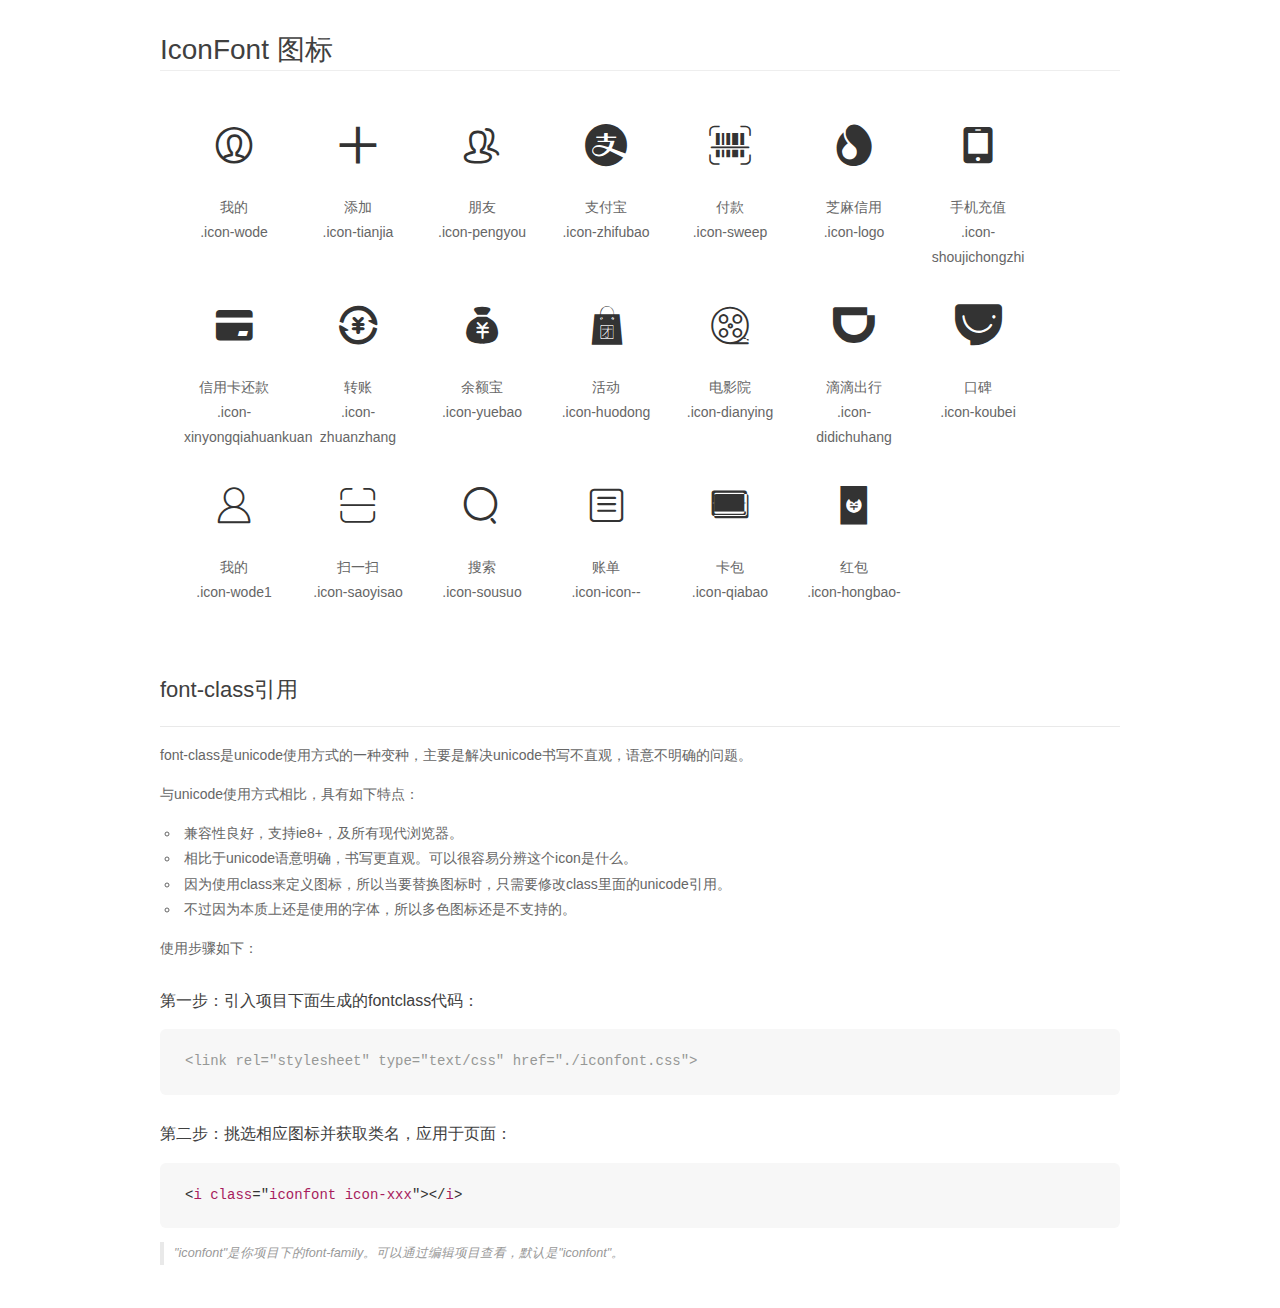
<file: src/font/demo_fontclass.html>
<!DOCTYPE html>
<html>
<head>
    <meta charset="utf-8"/>
    <title>IconFont</title>
    <link rel="stylesheet" href="demo.css">
    <link rel="stylesheet" href="iconfont.css">
</head>
<body>
    <div class="main markdown">
        <h1>IconFont 图标</h1>
        <ul class="icon_lists clear">
            
                <li>
                <i class="icon iconfont icon-wode"></i>
                    <div class="name">我的</div>
                    <div class="fontclass">.icon-wode</div>
                </li>
            
                <li>
                <i class="icon iconfont icon-tianjia"></i>
                    <div class="name">添加</div>
                    <div class="fontclass">.icon-tianjia</div>
                </li>
            
                <li>
                <i class="icon iconfont icon-pengyou"></i>
                    <div class="name">朋友</div>
                    <div class="fontclass">.icon-pengyou</div>
                </li>
            
                <li>
                <i class="icon iconfont icon-zhifubao"></i>
                    <div class="name">支付宝</div>
                    <div class="fontclass">.icon-zhifubao</div>
                </li>
            
                <li>
                <i class="icon iconfont icon-sweep"></i>
                    <div class="name">付款</div>
                    <div class="fontclass">.icon-sweep</div>
                </li>
            
                <li>
                <i class="icon iconfont icon-logo"></i>
                    <div class="name">芝麻信用</div>
                    <div class="fontclass">.icon-logo</div>
                </li>
            
                <li>
                <i class="icon iconfont icon-shoujichongzhi"></i>
                    <div class="name">手机充值</div>
                    <div class="fontclass">.icon-shoujichongzhi</div>
                </li>
            
                <li>
                <i class="icon iconfont icon-xinyongqiahuankuan"></i>
                    <div class="name">信用卡还款</div>
                    <div class="fontclass">.icon-xinyongqiahuankuan</div>
                </li>
            
                <li>
                <i class="icon iconfont icon-zhuanzhang"></i>
                    <div class="name">转账</div>
                    <div class="fontclass">.icon-zhuanzhang</div>
                </li>
            
                <li>
                <i class="icon iconfont icon-yuebao"></i>
                    <div class="name">余额宝</div>
                    <div class="fontclass">.icon-yuebao</div>
                </li>
            
                <li>
                <i class="icon iconfont icon-huodong"></i>
                    <div class="name">活动</div>
                    <div class="fontclass">.icon-huodong</div>
                </li>
            
                <li>
                <i class="icon iconfont icon-dianying"></i>
                    <div class="name">电影院</div>
                    <div class="fontclass">.icon-dianying</div>
                </li>
            
                <li>
                <i class="icon iconfont icon-didichuhang"></i>
                    <div class="name">滴滴出行</div>
                    <div class="fontclass">.icon-didichuhang</div>
                </li>
            
                <li>
                <i class="icon iconfont icon-koubei"></i>
                    <div class="name">口碑</div>
                    <div class="fontclass">.icon-koubei</div>
                </li>
            
                <li>
                <i class="icon iconfont icon-wode1"></i>
                    <div class="name">我的</div>
                    <div class="fontclass">.icon-wode1</div>
                </li>
            
                <li>
                <i class="icon iconfont icon-saoyisao"></i>
                    <div class="name">扫一扫</div>
                    <div class="fontclass">.icon-saoyisao</div>
                </li>
            
                <li>
                <i class="icon iconfont icon-sousuo"></i>
                    <div class="name">搜索</div>
                    <div class="fontclass">.icon-sousuo</div>
                </li>
            
                <li>
                <i class="icon iconfont icon-icon--"></i>
                    <div class="name">账单</div>
                    <div class="fontclass">.icon-icon--</div>
                </li>
            
                <li>
                <i class="icon iconfont icon-qiabao"></i>
                    <div class="name">卡包</div>
                    <div class="fontclass">.icon-qiabao</div>
                </li>
            
                <li>
                <i class="icon iconfont icon-hongbao-"></i>
                    <div class="name">红包</div>
                    <div class="fontclass">.icon-hongbao-</div>
                </li>
            
        </ul>

        <h2 id="font-class-">font-class引用</h2>
        <hr>

        <p>font-class是unicode使用方式的一种变种，主要是解决unicode书写不直观，语意不明确的问题。</p>
        <p>与unicode使用方式相比，具有如下特点：</p>
        <ul>
        <li>兼容性良好，支持ie8+，及所有现代浏览器。</li>
        <li>相比于unicode语意明确，书写更直观。可以很容易分辨这个icon是什么。</li>
        <li>因为使用class来定义图标，所以当要替换图标时，只需要修改class里面的unicode引用。</li>
        <li>不过因为本质上还是使用的字体，所以多色图标还是不支持的。</li>
        </ul>
        <p>使用步骤如下：</p>
        <h3 id="-fontclass-">第一步：引入项目下面生成的fontclass代码：</h3>


        <pre><code class="lang-js hljs javascript"><span class="hljs-comment">&lt;link rel="stylesheet" type="text/css" href="./iconfont.css"&gt;</span></code></pre>
        <h3 id="-">第二步：挑选相应图标并获取类名，应用于页面：</h3>
        <pre><code class="lang-css hljs">&lt;<span class="hljs-selector-tag">i</span> <span class="hljs-selector-tag">class</span>="<span class="hljs-selector-tag">iconfont</span> <span class="hljs-selector-tag">icon-xxx</span>"&gt;&lt;/<span class="hljs-selector-tag">i</span>&gt;</code></pre>
        <blockquote>
        <p>"iconfont"是你项目下的font-family。可以通过编辑项目查看，默认是"iconfont"。</p>
        </blockquote>
    </div>
</body>
</html>
</file>
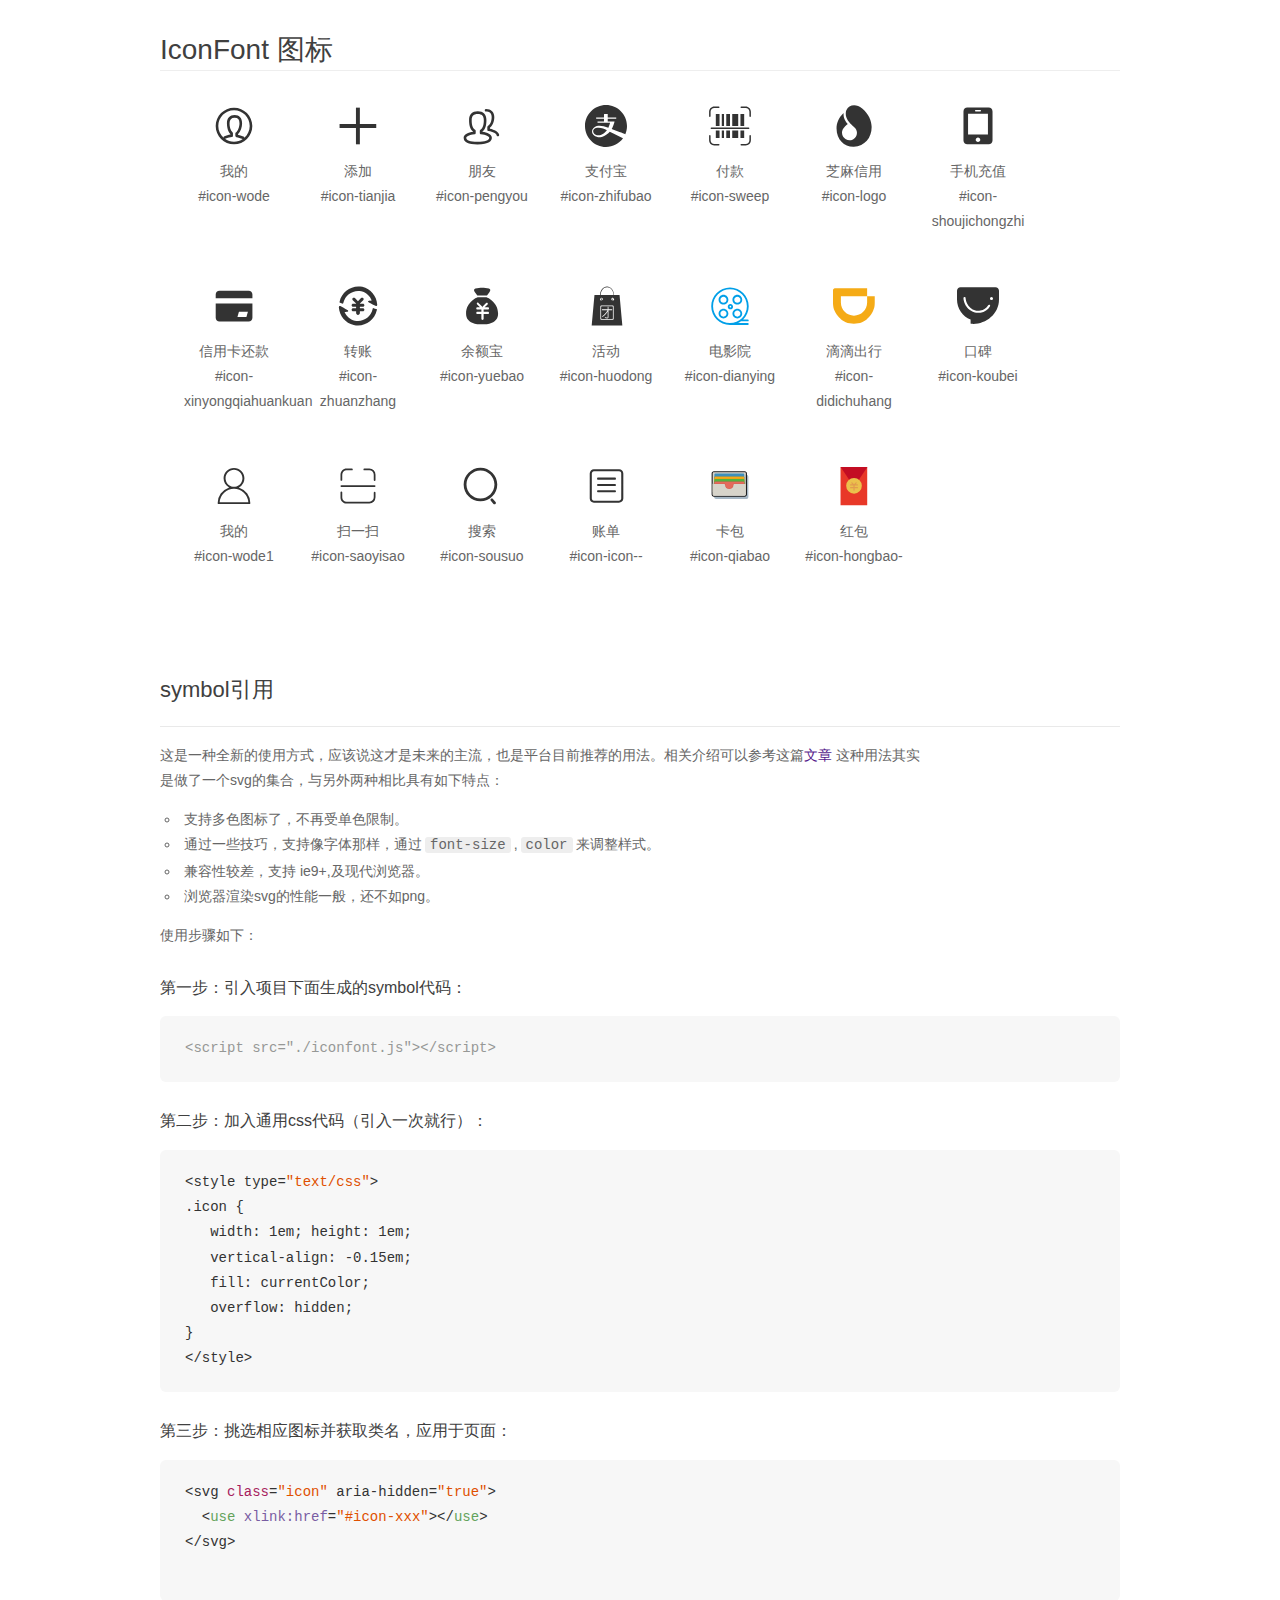
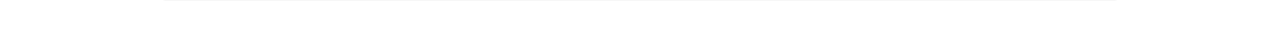
<file: src/font/demo_symbol.html>
<!DOCTYPE html>
<html>
<head>
    <meta charset="utf-8"/>
    <title>IconFont</title>
    <link rel="stylesheet" href="demo.css">
    <script src="iconfont.js"></script>

    <style type="text/css">
        .icon {
          /* 通过设置 font-size 来改变图标大小 */
          width: 1em; height: 1em;
          /* 图标和文字相邻时，垂直对齐 */
          vertical-align: -0.15em;
          /* 通过设置 color 来改变 SVG 的颜色/fill */
          fill: currentColor;
          /* path 和 stroke 溢出 viewBox 部分在 IE 下会显示
             normalize.css 中也包含这行 */
          overflow: hidden;
        }

    </style>
</head>
<body>
    <div class="main markdown">
        <h1>IconFont 图标</h1>
        <ul class="icon_lists clear">
            
                <li>
                    <svg class="icon" aria-hidden="true">
                        <use xlink:href="#icon-wode"></use>
                    </svg>
                    <div class="name">我的</div>
                    <div class="fontclass">#icon-wode</div>
                </li>
            
                <li>
                    <svg class="icon" aria-hidden="true">
                        <use xlink:href="#icon-tianjia"></use>
                    </svg>
                    <div class="name">添加</div>
                    <div class="fontclass">#icon-tianjia</div>
                </li>
            
                <li>
                    <svg class="icon" aria-hidden="true">
                        <use xlink:href="#icon-pengyou"></use>
                    </svg>
                    <div class="name">朋友</div>
                    <div class="fontclass">#icon-pengyou</div>
                </li>
            
                <li>
                    <svg class="icon" aria-hidden="true">
                        <use xlink:href="#icon-zhifubao"></use>
                    </svg>
                    <div class="name">支付宝</div>
                    <div class="fontclass">#icon-zhifubao</div>
                </li>
            
                <li>
                    <svg class="icon" aria-hidden="true">
                        <use xlink:href="#icon-sweep"></use>
                    </svg>
                    <div class="name">付款</div>
                    <div class="fontclass">#icon-sweep</div>
                </li>
            
                <li>
                    <svg class="icon" aria-hidden="true">
                        <use xlink:href="#icon-logo"></use>
                    </svg>
                    <div class="name">芝麻信用</div>
                    <div class="fontclass">#icon-logo</div>
                </li>
            
                <li>
                    <svg class="icon" aria-hidden="true">
                        <use xlink:href="#icon-shoujichongzhi"></use>
                    </svg>
                    <div class="name">手机充值</div>
                    <div class="fontclass">#icon-shoujichongzhi</div>
                </li>
            
                <li>
                    <svg class="icon" aria-hidden="true">
                        <use xlink:href="#icon-xinyongqiahuankuan"></use>
                    </svg>
                    <div class="name">信用卡还款</div>
                    <div class="fontclass">#icon-xinyongqiahuankuan</div>
                </li>
            
                <li>
                    <svg class="icon" aria-hidden="true">
                        <use xlink:href="#icon-zhuanzhang"></use>
                    </svg>
                    <div class="name">转账</div>
                    <div class="fontclass">#icon-zhuanzhang</div>
                </li>
            
                <li>
                    <svg class="icon" aria-hidden="true">
                        <use xlink:href="#icon-yuebao"></use>
                    </svg>
                    <div class="name">余额宝</div>
                    <div class="fontclass">#icon-yuebao</div>
                </li>
            
                <li>
                    <svg class="icon" aria-hidden="true">
                        <use xlink:href="#icon-huodong"></use>
                    </svg>
                    <div class="name">活动</div>
                    <div class="fontclass">#icon-huodong</div>
                </li>
            
                <li>
                    <svg class="icon" aria-hidden="true">
                        <use xlink:href="#icon-dianying"></use>
                    </svg>
                    <div class="name">电影院</div>
                    <div class="fontclass">#icon-dianying</div>
                </li>
            
                <li>
                    <svg class="icon" aria-hidden="true">
                        <use xlink:href="#icon-didichuhang"></use>
                    </svg>
                    <div class="name">滴滴出行</div>
                    <div class="fontclass">#icon-didichuhang</div>
                </li>
            
                <li>
                    <svg class="icon" aria-hidden="true">
                        <use xlink:href="#icon-koubei"></use>
                    </svg>
                    <div class="name">口碑</div>
                    <div class="fontclass">#icon-koubei</div>
                </li>
            
                <li>
                    <svg class="icon" aria-hidden="true">
                        <use xlink:href="#icon-wode1"></use>
                    </svg>
                    <div class="name">我的</div>
                    <div class="fontclass">#icon-wode1</div>
                </li>
            
                <li>
                    <svg class="icon" aria-hidden="true">
                        <use xlink:href="#icon-saoyisao"></use>
                    </svg>
                    <div class="name">扫一扫</div>
                    <div class="fontclass">#icon-saoyisao</div>
                </li>
            
                <li>
                    <svg class="icon" aria-hidden="true">
                        <use xlink:href="#icon-sousuo"></use>
                    </svg>
                    <div class="name">搜索</div>
                    <div class="fontclass">#icon-sousuo</div>
                </li>
            
                <li>
                    <svg class="icon" aria-hidden="true">
                        <use xlink:href="#icon-icon--"></use>
                    </svg>
                    <div class="name">账单</div>
                    <div class="fontclass">#icon-icon--</div>
                </li>
            
                <li>
                    <svg class="icon" aria-hidden="true">
                        <use xlink:href="#icon-qiabao"></use>
                    </svg>
                    <div class="name">卡包</div>
                    <div class="fontclass">#icon-qiabao</div>
                </li>
            
                <li>
                    <svg class="icon" aria-hidden="true">
                        <use xlink:href="#icon-hongbao-"></use>
                    </svg>
                    <div class="name">红包</div>
                    <div class="fontclass">#icon-hongbao-</div>
                </li>
            
        </ul>


        <h2 id="symbol-">symbol引用</h2>
        <hr>

        <p>这是一种全新的使用方式，应该说这才是未来的主流，也是平台目前推荐的用法。相关介绍可以参考这篇<a href="">文章</a>
        这种用法其实是做了一个svg的集合，与另外两种相比具有如下特点：</p>
        <ul>
          <li>支持多色图标了，不再受单色限制。</li>
          <li>通过一些技巧，支持像字体那样，通过<code>font-size</code>,<code>color</code>来调整样式。</li>
          <li>兼容性较差，支持 ie9+,及现代浏览器。</li>
          <li>浏览器渲染svg的性能一般，还不如png。</li>
        </ul>
        <p>使用步骤如下：</p>
        <h3 id="-symbol-">第一步：引入项目下面生成的symbol代码：</h3>
        <pre><code class="lang-js hljs javascript"><span class="hljs-comment">&lt;script src="./iconfont.js"&gt;&lt;/script&gt;</span></code></pre>
        <h3 id="-css-">第二步：加入通用css代码（引入一次就行）：</h3>
        <pre><code class="lang-js hljs javascript">&lt;style type=<span class="hljs-string">"text/css"</span>&gt;
.icon {
   width: <span class="hljs-number">1</span>em; height: <span class="hljs-number">1</span>em;
   vertical-align: <span class="hljs-number">-0.15</span>em;
   fill: currentColor;
   overflow: hidden;
}
&lt;<span class="hljs-regexp">/style&gt;</span></code></pre>
        <h3 id="-">第三步：挑选相应图标并获取类名，应用于页面：</h3>
        <pre><code class="lang-js hljs javascript">&lt;svg <span class="hljs-class"><span class="hljs-keyword">class</span></span>=<span class="hljs-string">"icon"</span> aria-hidden=<span class="hljs-string">"true"</span>&gt;<span class="xml"><span class="hljs-tag">
  &lt;<span class="hljs-name">use</span> <span class="hljs-attr">xlink:href</span>=<span class="hljs-string">"#icon-xxx"</span>&gt;</span><span class="hljs-tag">&lt;/<span class="hljs-name">use</span>&gt;</span>
</span>&lt;<span class="hljs-regexp">/svg&gt;
        </span></code></pre>
    </div>
</body>
</html>
</file>
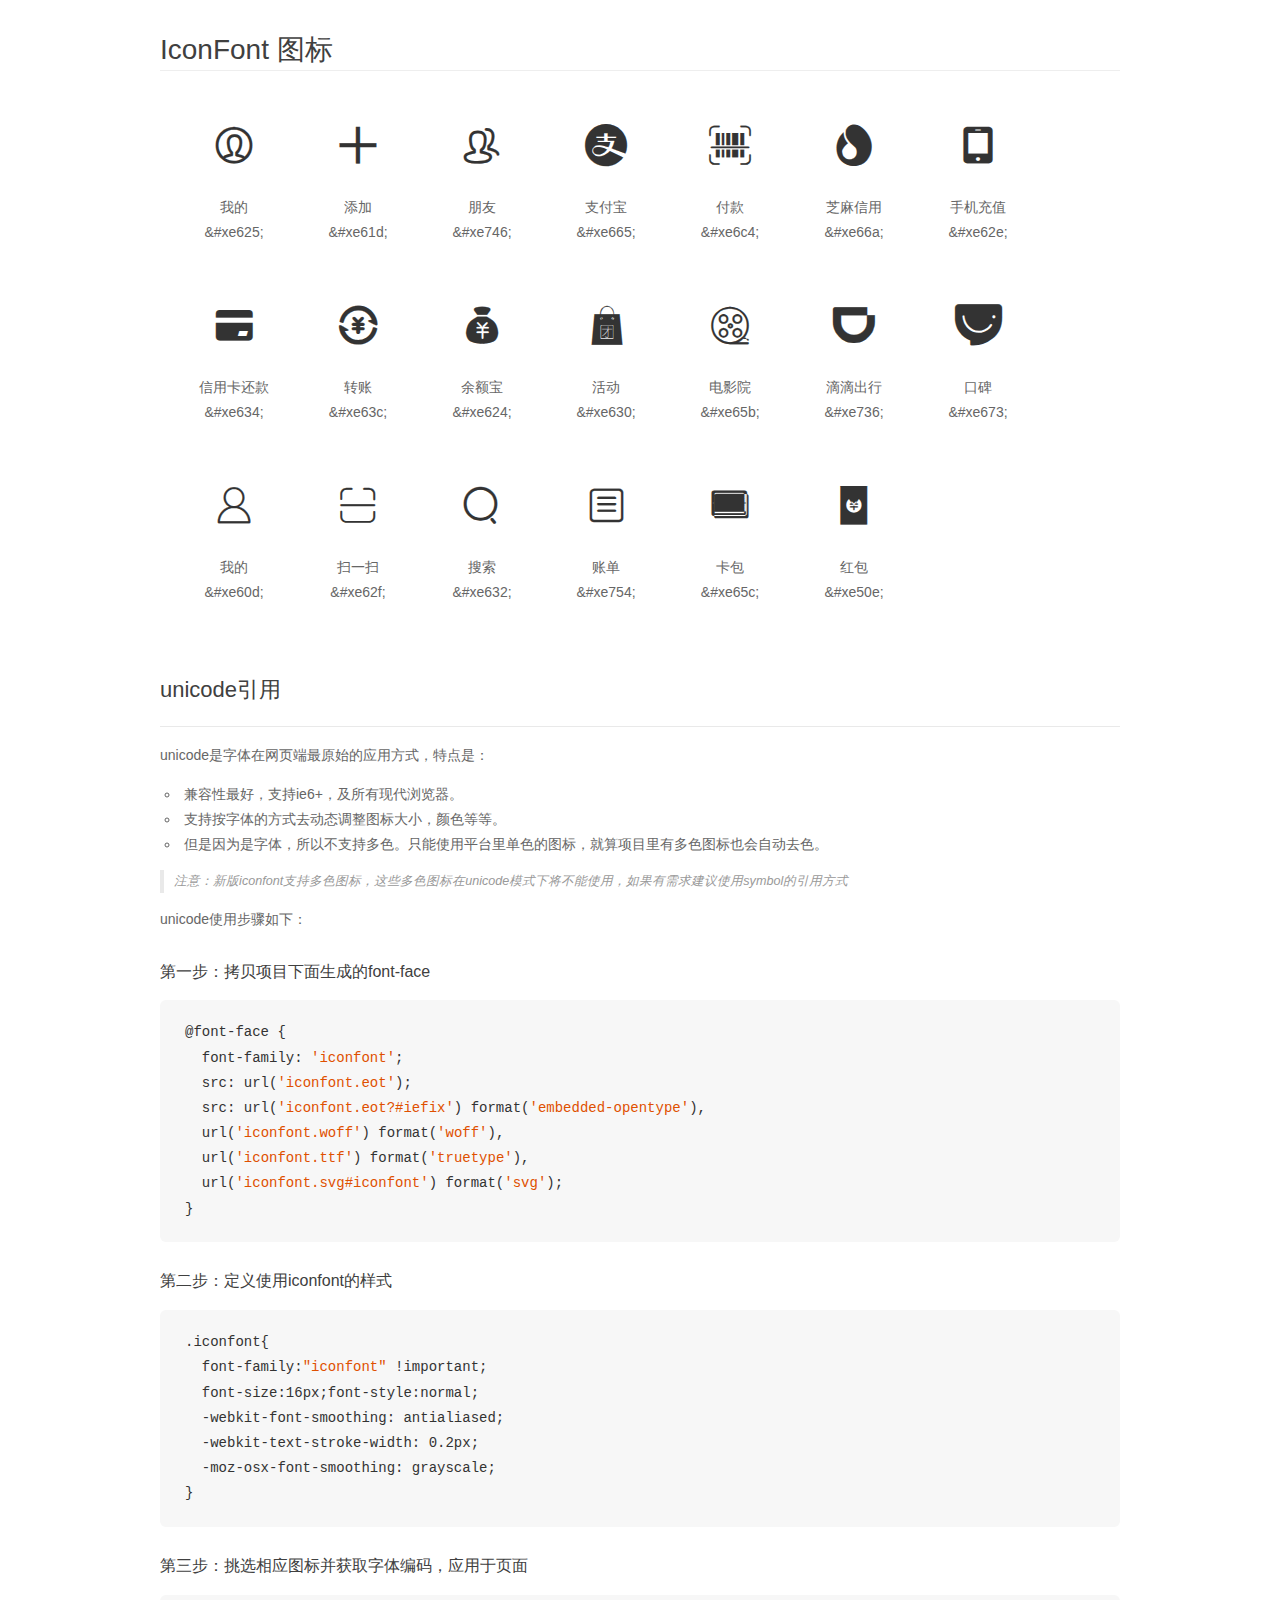
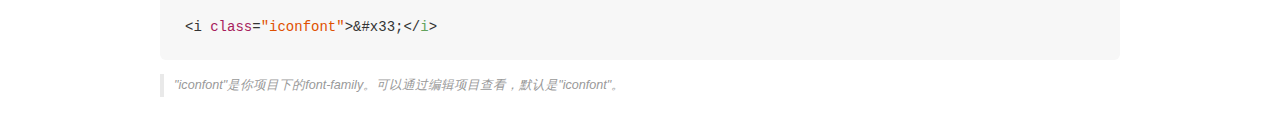
<file: src/font/demo_unicode.html>
<!DOCTYPE html>
<html>
<head>
    <meta charset="utf-8"/>
    <title>IconFont</title>
    <link rel="stylesheet" href="demo.css">

    <style type="text/css">

        @font-face {font-family: "iconfont";
          src: url('iconfont.eot'); /* IE9*/
          src: url('iconfont.eot#iefix') format('embedded-opentype'), /* IE6-IE8 */
          url('iconfont.woff') format('woff'), /* chrome, firefox */
          url('iconfont.ttf') format('truetype'), /* chrome, firefox, opera, Safari, Android, iOS 4.2+*/
          url('iconfont.svg#iconfont') format('svg'); /* iOS 4.1- */
        }

        .iconfont {
          font-family:"iconfont" !important;
          font-size:16px;
          font-style:normal;
          -webkit-font-smoothing: antialiased;
          -webkit-text-stroke-width: 0.2px;
          -moz-osx-font-smoothing: grayscale;
        }

    </style>
</head>
<body>
    <div class="main markdown">
        <h1>IconFont 图标</h1>
        <ul class="icon_lists clear">
            
                <li>
                <i class="icon iconfont">&#xe625;</i>
                    <div class="name">我的</div>
                    <div class="code">&amp;#xe625;</div>
                </li>
            
                <li>
                <i class="icon iconfont">&#xe61d;</i>
                    <div class="name">添加</div>
                    <div class="code">&amp;#xe61d;</div>
                </li>
            
                <li>
                <i class="icon iconfont">&#xe746;</i>
                    <div class="name">朋友</div>
                    <div class="code">&amp;#xe746;</div>
                </li>
            
                <li>
                <i class="icon iconfont">&#xe665;</i>
                    <div class="name">支付宝</div>
                    <div class="code">&amp;#xe665;</div>
                </li>
            
                <li>
                <i class="icon iconfont">&#xe6c4;</i>
                    <div class="name">付款</div>
                    <div class="code">&amp;#xe6c4;</div>
                </li>
            
                <li>
                <i class="icon iconfont">&#xe66a;</i>
                    <div class="name">芝麻信用</div>
                    <div class="code">&amp;#xe66a;</div>
                </li>
            
                <li>
                <i class="icon iconfont">&#xe62e;</i>
                    <div class="name">手机充值</div>
                    <div class="code">&amp;#xe62e;</div>
                </li>
            
                <li>
                <i class="icon iconfont">&#xe634;</i>
                    <div class="name">信用卡还款</div>
                    <div class="code">&amp;#xe634;</div>
                </li>
            
                <li>
                <i class="icon iconfont">&#xe63c;</i>
                    <div class="name">转账</div>
                    <div class="code">&amp;#xe63c;</div>
                </li>
            
                <li>
                <i class="icon iconfont">&#xe624;</i>
                    <div class="name">余额宝</div>
                    <div class="code">&amp;#xe624;</div>
                </li>
            
                <li>
                <i class="icon iconfont">&#xe630;</i>
                    <div class="name">活动</div>
                    <div class="code">&amp;#xe630;</div>
                </li>
            
                <li>
                <i class="icon iconfont">&#xe65b;</i>
                    <div class="name">电影院</div>
                    <div class="code">&amp;#xe65b;</div>
                </li>
            
                <li>
                <i class="icon iconfont">&#xe736;</i>
                    <div class="name">滴滴出行</div>
                    <div class="code">&amp;#xe736;</div>
                </li>
            
                <li>
                <i class="icon iconfont">&#xe673;</i>
                    <div class="name">口碑</div>
                    <div class="code">&amp;#xe673;</div>
                </li>
            
                <li>
                <i class="icon iconfont">&#xe60d;</i>
                    <div class="name">我的</div>
                    <div class="code">&amp;#xe60d;</div>
                </li>
            
                <li>
                <i class="icon iconfont">&#xe62f;</i>
                    <div class="name">扫一扫</div>
                    <div class="code">&amp;#xe62f;</div>
                </li>
            
                <li>
                <i class="icon iconfont">&#xe632;</i>
                    <div class="name">搜索</div>
                    <div class="code">&amp;#xe632;</div>
                </li>
            
                <li>
                <i class="icon iconfont">&#xe754;</i>
                    <div class="name">账单</div>
                    <div class="code">&amp;#xe754;</div>
                </li>
            
                <li>
                <i class="icon iconfont">&#xe65c;</i>
                    <div class="name">卡包</div>
                    <div class="code">&amp;#xe65c;</div>
                </li>
            
                <li>
                <i class="icon iconfont">&#xe50e;</i>
                    <div class="name">红包</div>
                    <div class="code">&amp;#xe50e;</div>
                </li>
            
        </ul>
        <h2 id="unicode-">unicode引用</h2>
        <hr>

        <p>unicode是字体在网页端最原始的应用方式，特点是：</p>
        <ul>
        <li>兼容性最好，支持ie6+，及所有现代浏览器。</li>
        <li>支持按字体的方式去动态调整图标大小，颜色等等。</li>
        <li>但是因为是字体，所以不支持多色。只能使用平台里单色的图标，就算项目里有多色图标也会自动去色。</li>
        </ul>
        <blockquote>
        <p>注意：新版iconfont支持多色图标，这些多色图标在unicode模式下将不能使用，如果有需求建议使用symbol的引用方式</p>
        </blockquote>
        <p>unicode使用步骤如下：</p>
        <h3 id="-font-face">第一步：拷贝项目下面生成的font-face</h3>
        <pre><code class="lang-js hljs javascript">@font-face {
  font-family: <span class="hljs-string">'iconfont'</span>;
  src: url(<span class="hljs-string">'iconfont.eot'</span>);
  src: url(<span class="hljs-string">'iconfont.eot?#iefix'</span>) format(<span class="hljs-string">'embedded-opentype'</span>),
  url(<span class="hljs-string">'iconfont.woff'</span>) format(<span class="hljs-string">'woff'</span>),
  url(<span class="hljs-string">'iconfont.ttf'</span>) format(<span class="hljs-string">'truetype'</span>),
  url(<span class="hljs-string">'iconfont.svg#iconfont'</span>) format(<span class="hljs-string">'svg'</span>);
}
</code></pre>
        <h3 id="-iconfont-">第二步：定义使用iconfont的样式</h3>
        <pre><code class="lang-js hljs javascript">.iconfont{
  font-family:<span class="hljs-string">"iconfont"</span> !important;
  font-size:<span class="hljs-number">16</span>px;font-style:normal;
  -webkit-font-smoothing: antialiased;
  -webkit-text-stroke-width: <span class="hljs-number">0.2</span>px;
  -moz-osx-font-smoothing: grayscale;
}
</code></pre>
        <h3 id="-">第三步：挑选相应图标并获取字体编码，应用于页面</h3>
        <pre><code class="lang-js hljs javascript">&lt;i <span class="hljs-class"><span class="hljs-keyword">class</span></span>=<span class="hljs-string">"iconfont"</span>&gt;&amp;#x33;<span class="xml"><span class="hljs-tag">&lt;/<span class="hljs-name">i</span>&gt;</span></span></code></pre>

        <blockquote>
        <p>"iconfont"是你项目下的font-family。可以通过编辑项目查看，默认是"iconfont"。</p>
        </blockquote>
    </div>


</body>
</html>
</file>
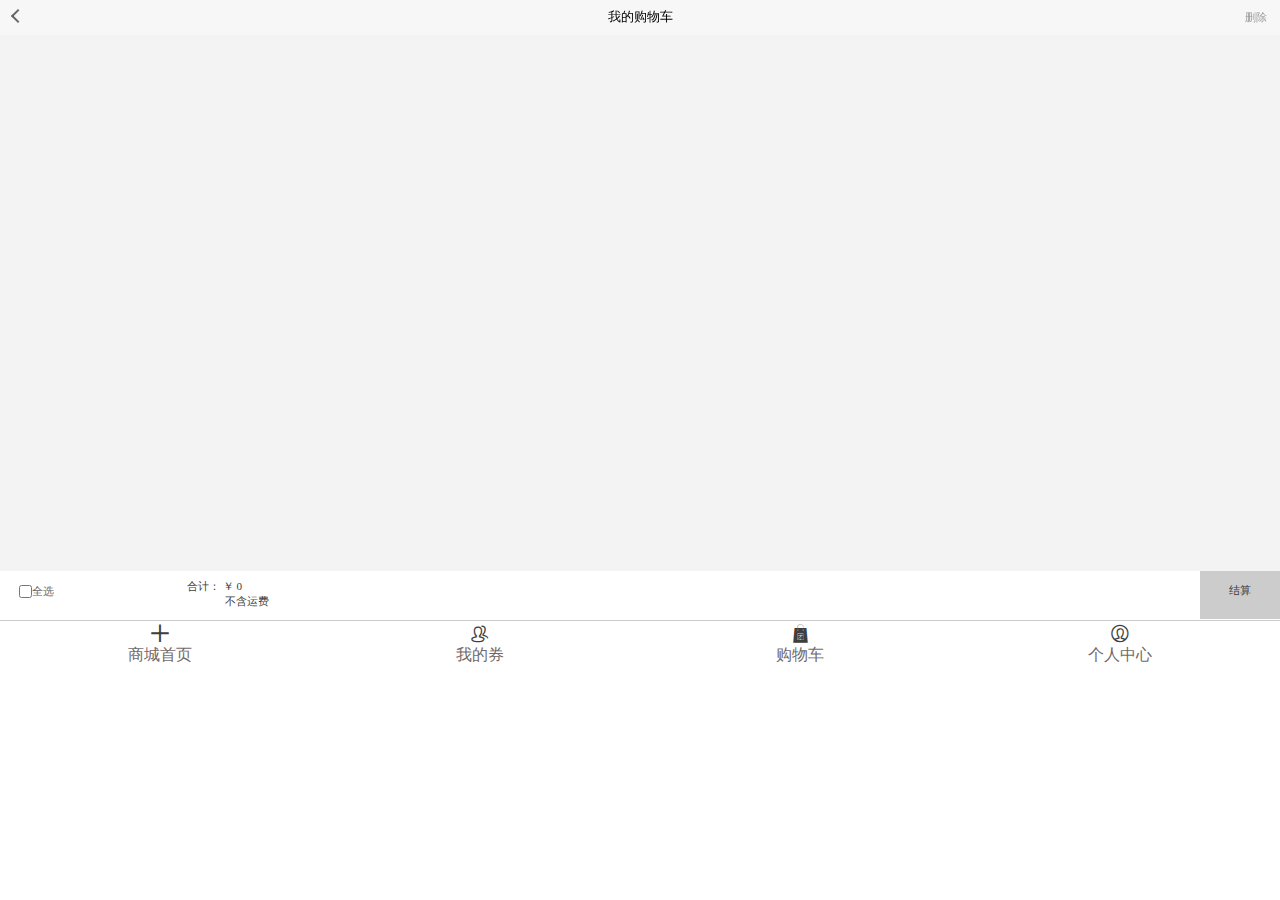
<file: src/html/car.html>
<!DOCTYPE html>
<html lang="en">

<head>
    <meta charset="UTF-8">
    <meta name="viewport" content="width=device-width, initial-scale=1.0">
    <meta http-equiv="X-UA-Compatible" content="ie=edge">
    <title>美宜佳商城</title>
    <link rel="stylesheet" href="../css/car.css">
    <link rel="stylesheet" href="../css/base1.css">
    <script src="../lib/jquery-3.3.1.js"></script>
    <script src="../js/car.js"></script>
    <script src="../js/common.js"></script>
</head>

<body>
    <div class="fui-page-group">
        <div class="fui-header">
            <div class="fui-header-left">
                <a class="back" id="prev"></a>
            </div>
            <div class="title">我的购物车</div>
            <div class="fui-header-right">
                <a class="btn-edit">删除</a>
            </div>
        </div>
        <div class="fui-content navbar cart-list " style="bottom: 4.9rem">
            <div id="cart_container">
                <!-- <div class="content-empty">
                    
               <p style="color: #999;font-size: .75rem">您的购物车中没有商品哦！</p><br><a href="">去首页逛逛吧</a>
                    
                                </div>  -->
                <!-- <div class="container order_lists cartBox" >
                    <div class="cart1">
                        <input type="checkbox" name="checkbox" class="j_car fui-radio shopChoice">
                        <a href="#">
                            <i></i>
                            <span>深圳市有味道电子商务公司</span>
                        </a>
                    </div>
                    <div class="cart2">
                        <div class="cart2L">
                            <input type="checkbox" name="checkbox" class="j_car fui-radio son_check">
                        </div>
                        <div class="cart2C">
                            <img src="" alt="">
                        </div>

                        <div class="cart2R">
                            <div class="cart2RT">
                                <a href="">
                                    <span>云南鹰嘴桃54斤装 单果重100-130g</span>
                                </a>
                            </div>
                            <div class="cart2RB">
                                <span class="price">29.90</span>
                                <del>￥38.8</del>
                                <div class="fui-number small amount_box">
                                    <div class="minus reduce">-</div>

                                    <input class="num shownum sum " type="tel" name="" value="1">

                                    <div class="plus">+</div>

                                </div>
                            </div>
                        </div>
                    </div>
                </div>
                <div class="container order_lists cartBox">
                        <div class="cart1">
                            <input type="checkbox" name="checkbox" class="j_car fui-radio shopChoice">
                            <a href="#">
                                <i></i>
                                <span>深圳市有味道电子商务公司</span>
                            </a>
                        </div>
                        <div class="cart2">
                            <div class="cart2L">
                                <input type="checkbox" name="checkbox" class="j_car fui-radio son_check">
                            </div>
                            <div class="cart2C">
                                <img src="" alt="">
                            </div>
    
                            <div class="cart2R">
                                <div class="cart2RT">
                                    <a href="">
                                        <span>云南鹰嘴桃54斤装 单果重100-130g</span>
                                    </a>
                                </div>
                                <div class="cart2RB">
                                    <span class="price">29.90</span>
                                    <del>￥38.8</del>
                                    <div class="fui-number small amount_box">
                                        <div class="minus reduce">-</div>
    
                                        <input class="num shownum sum " type="tel" name="" value="1">
    
                                        <div class="plus">+</div>
    
                                    </div>
                                </div>
                            </div>
                        </div>
                    </div>
                         -->
            </div>
        </div>
        <div class="fui-footer">
        <div class="fui-list-media">
            <input type="checkbox" name="checkbox" class="fui-radio whole_check">
            <span>全选</span>
        </div>
        <div class="fui-list-inner ">
            <div class="subtitle">合计：
                <span class="text-danger bigprice">￥</span>
                <span class="text-danger totalprice bigprice sum_price">0</span>
            </div>
            <div class="text">不含运费</div>
        </div>
        <div style="width: 5rem;" class="btn btn-submit btn-danger">结算
            <span class="total"></span>
        </div>
    </div>

    <div class="footer">
            <ul>
                <li>
                    <i class="icon iconfont icon-tianjia" style="font-size: 20px"></i>
                    <a href="../index.html">商城首页</a>
                </li>
                <li>
                    <i class="icon iconfont icon-pengyou" style="font-size: 20px"></i>
                    <a href="./youhui.html">我的券</a>
                </li>
                <li>
                    <i class="icon iconfont icon-huodong" style="font-size: 20px"></i>
                    <a href="./car.html">购物车</a>
                </li>
                <li>
                    <i class="icon iconfont icon-wode" style="font-size: 20px"></i>
                    <a href="./User_Center.html">个人中心</a>
                </li>
            </ul>
        </div>

    </div>
   
    
</body>

</html>
</file>
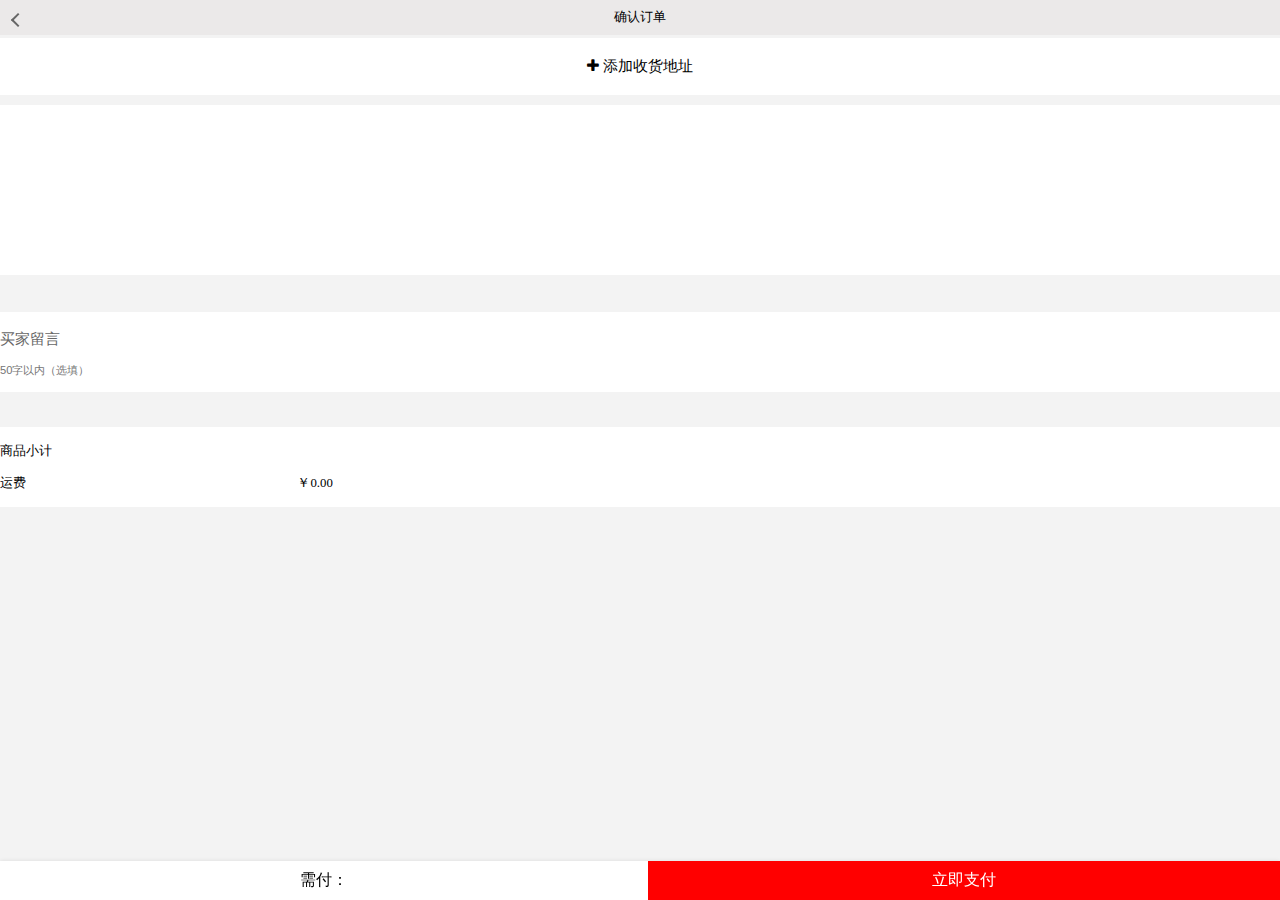
<file: src/html/close.html>
<!DOCTYPE html>
<html lang="en">

<head>
    <meta charset="UTF-8">
    <meta name="viewport" content="width=device-width, initial-scale=1.0">
    <meta http-equiv="X-UA-Compatible" content="ie=edge">
    <title>Document</title>
    <link rel="stylesheet" href="../css/close.css">
    <link rel="stylesheet" href="../lib/font-awesome-4.7.0/css/font-awesome.min.css">
    <script src="../lib/jquery-3.3.1.js"></script>
    <script src="../js/common.js"></script>
    <script src="../js/close.js"></script>
    <script>
      
    </script>
    
</head>

<body>
    <div class="content">
        <div class="fui-header">
            <div class="fui-header-left">
                <a class="back" id="prev" ></a>
            </div>
            <div class="title">确认订单</div>
        </div>
        <div class="dizhi">
            <div>
                <i class="fa fa-plus"></i> 添加收货地址</div>
        </div>
        <div class="fui-list-group" id="groupp">
            <!-- <div class="fui-list-group-title" style="font-size: 15px">
                <i class="icon icon-dianpu1"></i> 深圳市有味有道电子商务有限公司</div>
            <input type="hidden" name="goodsid[]" value="">
            <input type="hidden" name="optionid[]" value="0">
            <div class="fui-list goods-item align-start">
                <div class="fui-list-media">
                        <img id="" class="round" src="https://go.myj.com.cn/attachment/images/3/merch/23/zxF8j3ZpgNx8XtTohFGgujzSTf3ykZ.jpg">
                    
                </div>
                <div class="fui-list-inner">        
                        <div class="subtitle">
                            云南鹰嘴桃5斤装 单果重100-130g </div>
                </div>
                <div class="fui-list-angle" style="width: auto">
                    <span style="font-size: .65rem;color: #000">￥
                        <span class="marketprice">29.9</span>
                    </span>
                    <div class="num" style="font-size: 15px">
                        x1
                        <input class="num shownum" type="hidden" name="" value="1">
                    </div>
                </div>
            </div>
            <div class="fui-cell-group" style="margin-top: 0">
                <div class="fui-cell  lineblock ">
                    <div class="fui-cell-info c000" style="text-align: right; font-size: 15px">共
                        <span id="goodscount" class="text-danger bigprice">1</span> 件商品 共计：
                        <span class="text-danger bigprice">¥
                            <span class="goodsprice">29.9</span>
                        </span>
                    </div>
                </div>

            </div> -->
        </div>
        <div class="fui-cell-group">
    <div class="fui-cell fui-cell-textarea">
        <div class="fui-cell-label" style="margin:.15rem 0 0 0">
            买家留言
        </div>
        <div class="fui-cell-info c000">
            <textarea rows="2" placeholder="50字以内（选填）" id="remark"></textarea>
        </div>
    </div>
</div>

    <div class="fui-cell-group">
        <div class="fui-cell-label">
            <span>商品小计</span><span class="frr"></span>
        </div>
        <div class="fui-cell-remak">
            <span>运费&nbsp;&nbsp;</span><span class="frr">￥0.00</span>
        </div>
    </div>

    <div class="fui-navbar order-create-checkout">
            <a href="javascript:;" class="nav-item total">
                <p style="color: #000">
                    需付：<span class="text-danger  bigprice"><span class="totalprice">   </span></span>
                </p>
            </a>
            <a href="javascript:;" class="nav-item btn btn-danger buybtn">立即支付</a>
        </div>
    </div>
</body>

</html>
</file>
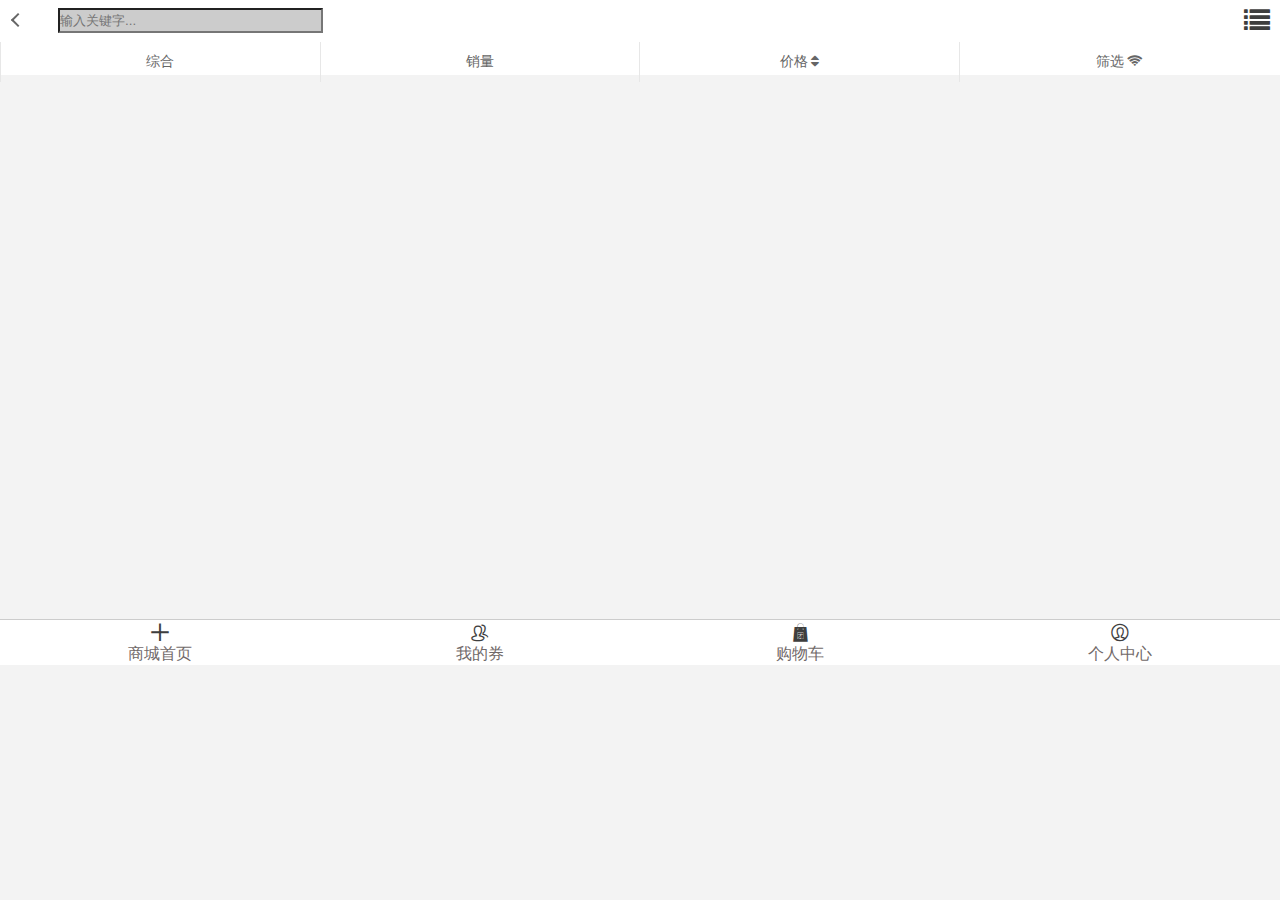
<file: src/html/goodslist.html>
<!DOCTYPE html>
<html lang="en">

<head>
    <meta charset="UTF-8">
    <meta name="viewport" content="width=device-width, initial-scale=1.0">
    <meta http-equiv="X-UA-Compatible" content="ie=edge">
    <title>美宜佳商城</title>
    <link rel="stylesheet" href="../css/goodslist.css">
    <link rel="stylesheet" href="../css/base1.css">
    <link rel="stylesheet" href="../lib/font-awesome-4.7.0/css/font-awesome.min.css">  
    <script src="../lib/jquery-3.3.1.js"></script>
    <script src="../js/goodslist.js"></script>
    <script src="../js/common.js"></script>
  
</head>

<body>
    <div class="content">
        <div class="fui-header">
            <div class="fui-header-left">
                <a class="back" id="prev"></a>
            </div>
            <div class="title">
                <div class="searchbar searchbar-active">
                    <div class="search-input">
                        <input type="search" id="search" placeholder="输入关键字...">    <i class="fa fa-list" id="listblock"></i>
                    </div>
                
                </div>
            </div>
        </div>
        <div class="sort">
            <div class="item on">
                <span class="text">综合</span>
            </div>
            <div class="item">
                <span class="text">销量</span>
            </div>
            <div class="item">
                <span class="text">价格</span>
                <i class="fa fa-unsorted"></i>
            </div>
            <div class="item">
                <span class="text j-filter">筛选</span>
                <i class="fa fa-wifi"></i>
            </div>
        </div>
        <div class="fui-content navbar">
            <div class="fui-content-inner">
                <!-- <div class="j-goods">
                    <div class="j-title">
                        <ul>
                            <li>推荐商品</li>
                            <li>新品上市</li>
                            <li>热卖商品</li>
                            <li>促销商品</li>
                            <li>卖家包邮</li>
                            <li>限时抢购</li>
                        </ul>
                    </div>
                </div> -->
            </div>
        </div>
      <div class="footer">
                <ul>
                    <li>
                        <i class="icon iconfont icon-tianjia" style="font-size: 20px"></i>
                        <a href="../index.html">商城首页</a>
                    </li>
                    <li>
                        <i class="icon iconfont icon-pengyou" style="font-size: 20px"></i>
                        <a href="./youhui.html">我的券</a>
                    </li>
                    <li>
                        <i class="icon iconfont icon-huodong" style="font-size: 20px"></i>
                        <a href="./car.html">购物车</a>
                    </li>
                    <li>
                        <i class="icon iconfont icon-wode" style="font-size: 20px"></i>
                        <a href="./User_Center.html">个人中心</a>
                    </li>
                </ul>
            </div>
    </div>
      
    <!-- <script>
        var filter = document.querySelector('.j-filter');
        var filterGoods = document.querySelector('.j-goods');
        var show = true;
        filterGoods.style.display = 'none';
        filter.onclick = function(){
            
            filterGoods.style.display = show ? 'block' : 'none';
            show =!show;
        }
    
    </script> -->
</body>

</html>
</file>
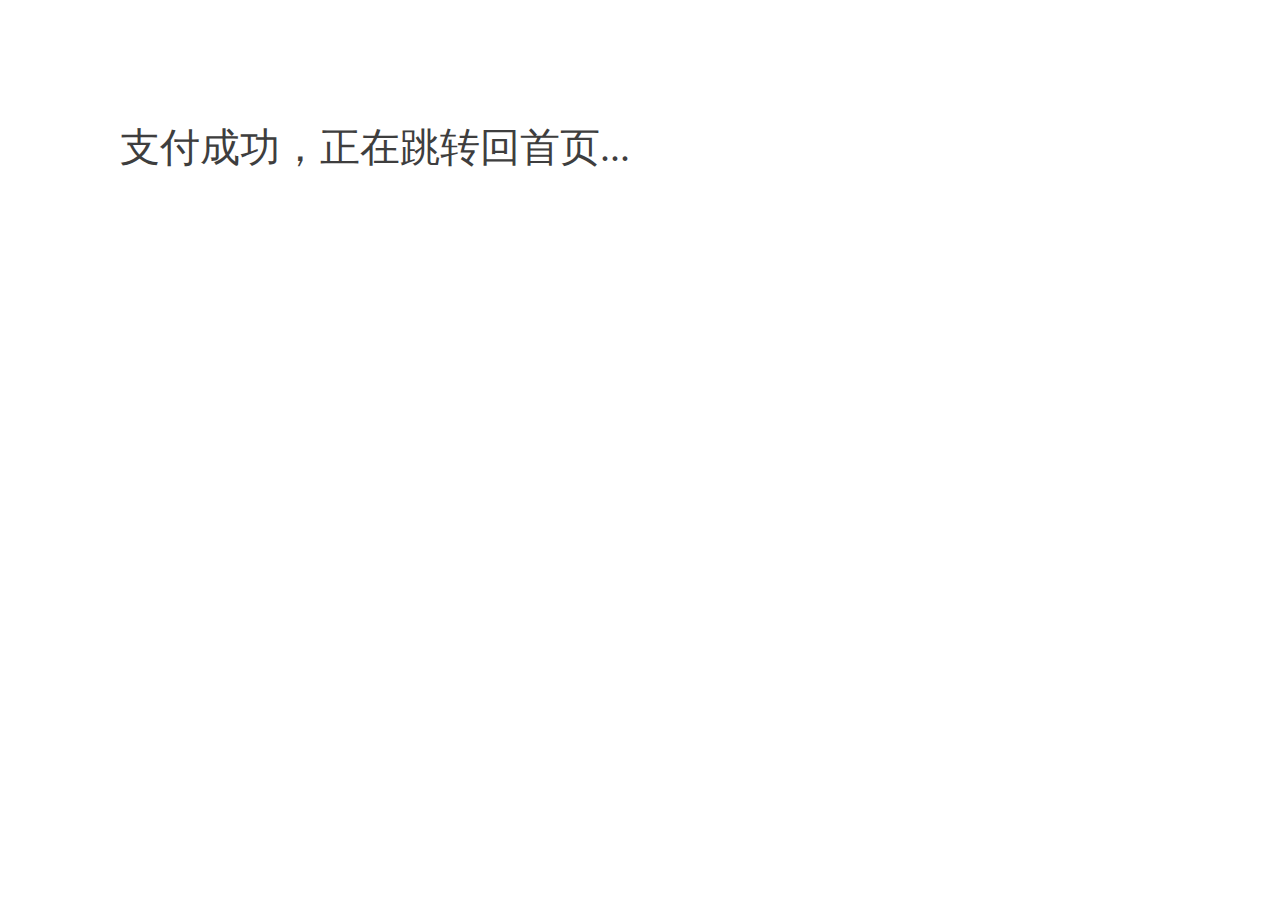
<file: src/html/pay.html>
<!DOCTYPE html>
<html lang="en">
<head>
    <meta charset="UTF-8" />
    <title>支付成功，正在跳转回首页...</title>
    <meta name="viewport" content="initial-scale=1,maximum-scale=1, minimum-scale=1" id="vp">
    <script type="text/javascript">
        // 把尺寸放大N倍（N是window.devicePixelRatio）
        var wd = document.documentElement.clientWidth * window.devicePixelRatio / 10;
        //物理像素*设备像素比=真实像素
        document.getElementsByTagName("html")[0].style.fontSize = wd + "px";
        // 把屏幕的倍率缩小到N分之一（N是window.devicePixelRatio）
        var scale = 1 / window.devicePixelRatio;
        var mstr = 'initial-scale=' + scale + ', maximum-scale=' + scale + ', minimum-scale=' + scale + ', user-scalable=no';
        document.getElementById("vp").content = mstr;
    </script>
    <link rel="stylesheet" type="text/css" href="../css/base.css" />
    <style type="text/css">
        p{
            width: 100%;
            font-size: 40px;
            margin: 120px;
        }
    </style>
</head>
<body>
    <div class="pay">
        <p>支付成功，正在跳转回首页...</p>
    </div>

    <script type="text/javascript">
        var timer = setInterval(function(){
            window.location.href = '../index.html';
        },1000);

    </script>
</body>
</html>
</file>
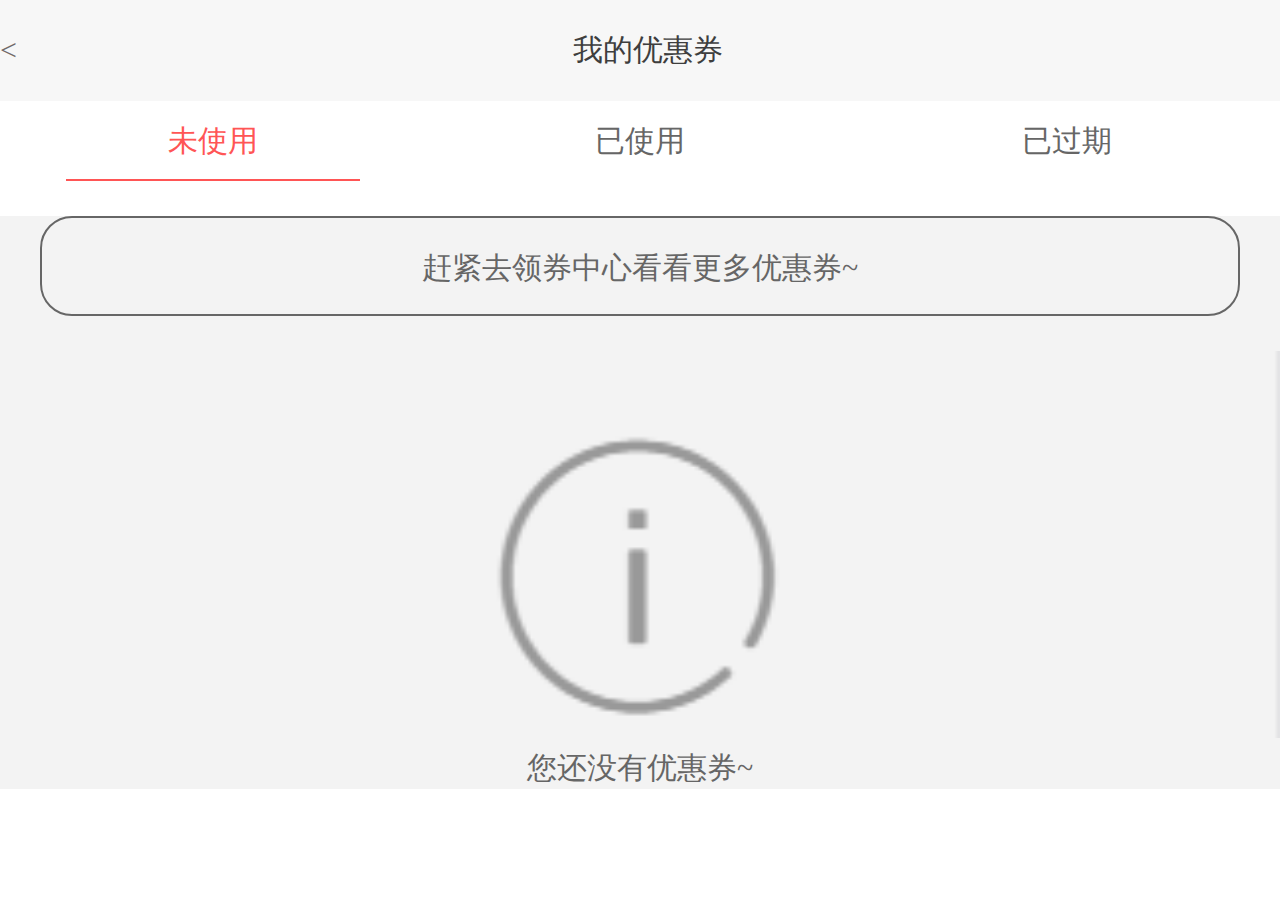
<file: src/html/youhui.html>
<!DOCTYPE html>
<html lang="en">
<head>
    <meta charset="UTF-8" />
    <title>优惠券</title>
    <meta name="viewport" content="initial-scale=1,maximum-scale=1, minimum-scale=1" id="vp">
    <script type="text/javascript">
        // 把尺寸放大N倍（N是window.devicePixelRatio）
        var wd = document.documentElement.clientWidth * window.devicePixelRatio / 10;
        //物理像素*设备像素比=真实像素
        document.getElementsByTagName("html")[0].style.fontSize = wd + "px";
        // 把屏幕的倍率缩小到N分之一（N是window.devicePixelRatio）
        var scale = 1 / window.devicePixelRatio;
        var mstr = 'initial-scale=' + scale + ', maximum-scale=' + scale + ', minimum-scale=' + scale + ', user-scalable=no';
        document.getElementById("vp").content = mstr;
    </script>
    <link rel="stylesheet" href="../css/base.css" />
    <link rel="stylesheet" type="text/css" href="../css/youhui.css" />
    <script src="../lib/jquery-3.3.1.js"></script>
    <script src="../js/youhui.js"></script>
</head>
<body>
    <div class="youhuiquan">
        <div class="header">
            <div class="header-left">
                <a class="back"  id="prev" href="#"><</a>
            </div>
            <div class="title">我的优惠券</div> 
        </div>

        <div class="tab">
            <div class="centera">
                <ul class="oranger tab_title">
                    <li class="hover">
                        <span>未使用</span>
                    </li>
                    <li>
                        <span>已使用</span>
                    </li>
                    <li>
                        <span>已过期</span>
                    </li>
                </ul>
                <div id="tablea" class="tablea" style="background: #f3f3f3;">
                    <div class="box">
                        <a class="btn btn-default-o external"> 
                            赶紧去领券中心看看更多优惠券~
                        </a>
                        <div class="fui-message fui-message-popup in content-empty" style="margin-top: 0px; padding-top: 0px; position: relative; height: auto; background: none;">
                            <div class="icon ">
                                <img src="../img/youhui.png"  style="width: 100%;" />
                            </div>
                            <div class="content">
                                您还没有优惠券~
                            </div>
                        </div>
                    </div>
                    <div class="box">
                        <a class="btn btn-default-o external"> 
                            赶紧去领券中心看看更多优惠券~
                        </a>
                        <div class="fui-message fui-message-popup in content-empty" style="margin-top: 0px; padding-top: 0px; position: relative; height: auto; background: none;">
                            <div class="icon ">
                                <img src="../img/youhui.png"  style="width: 100%;" />
                            </div>
                            <div class="content">
                                您还没有优惠券~
                            </div>
                        </div>
                    </div>
                    <div class="box">
                        <a class="btn btn-default-o external"> 
                            赶紧去领券中心看看更多优惠券~
                        </a>
                        <div class="fui-message fui-message-popup in content-empty" style="margin-top: 0px; padding-top: 0px; position: relative; height: auto; background: none;">
                            <div class="icon ">
                                <img src="../img/youhui.png"  style="width: 100%;" />
                            </div>
                            <div class="content">
                                您还没有优惠券~
                            </div>
                        </div>
                    </div>
                </div>
            </div>
        </div>

    </div>
</body>
</html>
</file>
<file: src/font/iconfont.css>
@font-face {font-family: "iconfont";
  src: url('iconfont.eot?t=1522746578501'); /* IE9*/
  src: url('iconfont.eot?t=1522746578501#iefix') format('embedded-opentype'), /* IE6-IE8 */
  url('[data-uri]') format('woff'),
  url('iconfont.ttf?t=1522746578501') format('truetype'), /* chrome, firefox, opera, Safari, Android, iOS 4.2+*/
  url('iconfont.svg?t=1522746578501#iconfont') format('svg'); /* iOS 4.1- */
}

.iconfont {
  font-family:"iconfont" !important;
  font-size:16px;
  font-style:normal;
  -webkit-font-smoothing: antialiased;
  -moz-osx-font-smoothing: grayscale;
}

.icon-wode:before { content: "\e625"; }

.icon-tianjia:before { content: "\e61d"; }

.icon-pengyou:before { content: "\e746"; }

.icon-zhifubao:before { content: "\e665"; }

.icon-sweep:before { content: "\e6c4"; }

.icon-logo:before { content: "\e66a"; }

.icon-shoujichongzhi:before { content: "\e62e"; }

.icon-xinyongqiahuankuan:before { content: "\e634"; }

.icon-zhuanzhang:before { content: "\e63c"; }

.icon-yuebao:before { content: "\e624"; }

.icon-huodong:before { content: "\e630"; }

.icon-dianying:before { content: "\e65b"; }

.icon-didichuhang:before { content: "\e736"; }

.icon-koubei:before { content: "\e673"; }

.icon-wode1:before { content: "\e60d"; }

.icon-saoyisao:before { content: "\e62f"; }

.icon-sousuo:before { content: "\e632"; }

.icon-icon--:before { content: "\e754"; }

.icon-qiabao:before { content: "\e65c"; }

.icon-hongbao-:before { content: "\e50e"; }
</file>
<file: src/css/car.css>
.fui-header {
    height: 2.2rem;
    width: 100%;
    box-sizing: border-box;
    font-size: .8rem;
    /* position: absolute; */
    top: 0;
    margin: 0;
    z-index: 1;
    -webkit-backface-visibility: hidden;
    backface-visibility: hidden;
    background: #f7f7f7;
    display: -webkit-box;
    display: -ms-flexbox;
    display: -webkit-flex;
    display: flex;
    -webkit-box-pack: justify;
    -ms-flex-pack: justify;
    -webkit-justify-content: space-between;
    justify-content: space-between;
    -webkit-box-align: center;
    -ms-flex-align: center;
    -webkit-align-items: center;
}
.fui-header .fui-header-left {
    position: absolute;
    left: 0;
    padding-left: .3rem;
    height: 2.2rem;
    line-height: 2.2rem;
    z-index: 2;
}
.fui-header a.back:before {
    content: " ";
    display: inline-block;
    -webkit-transform: rotate(45deg);
    -ms-transform: rotate(45deg);
    transform: rotate(45deg);
    height: 0.5rem;
    width: 0.5rem;
    border-width: 0 0 2px 2px;
    border-color: #666;
    border-style: solid;
    position: relative;
    top: 0;
}
.fui-header .title {
    white-space: nowrap;
    text-overflow: ellipsis;
    overflow: hidden;
    height: 2.2rem;
    line-height: 2.2rem;
    color: #000;
    text-align: center;
    position: absolute;
    display: block;
    width: 100%;
    padding: 0;
    top: 0;
    left: 0;
    z-index: 1;
}
.fui-header .fui-header-right {
    position: absolute;
    right: 0;
    padding-right: .3rem;
    height: 2.2rem;
    line-height: 2.2rem;
    z-index: 2;
    font-size: .7rem;
}
.fui-header a {
    height: 2.2rem;
    line-height: 2.2rem;
    padding: 0;
    margin: 0;
    top: 0;
    color: #999;
    display: block;
    padding: 0 .5rem;
    font-size: .7rem;
}
/* 内容 */
.fui-content{height: 536px;overflow-x: hidden}
.fui-page-group {
    /* position: absolute; */
    left: 0;
    top: 0;
    width: 100%;
    height: 100%;
    background: #f3f3f3;
    box-sizing: border-box;
    overflow-x: hidden;
}

#cart_container .container .cart1{width: 100%;height: 40px;position:absolute;left:0;top:0;
                        box-sizing:border-box;padding-left:50px;color:#ccc;font-size:12px;line-height: 40px;
                        border-bottom:1px solid #ddd;background-color:#fff;
                    }
 #cart_container .container .cart1 a>span{padding-left:20px;color:#000;}
 #cart_container .container .cart2{width: 100%;height: 100px;background-color:#fff;position:absolute;left:0;top:40px;font-size:14px;}
 #cart_container .container .cart2 .cart2L{width: 30px;height:100%;float:left;line-height: 100px;text-align: center;}
 #cart_container .container .cart2 .cart2C{float:left;width:70px ;height: 100%;}
 #cart_container .container .cart2 img{width:70px ;height: 100%;}
 #cart_container .container .cart2 .cart2R{float:left;height: 100%;width: 275px;box-sizing:border-box;padding-top:10px;}
 #cart_container .container .cart2 .cart2R .cart2RT{text-align: center;} 
 #cart_container .container .cart2 .cart2R .cart2RB{position:absolute;left:122px;bottom:10px;}
 #cart_container .container .cart2 .cart2R .cart2RB:first-child{color:red;}
 #cart_container .container .cart1 .j_car{position: absolute;top: 13px;left: 10px;}
 .fui-number {
    backface-visibility: hidden;
    box-sizing: border-box;
    position: relative;
    display: -webkit-box;
    display: -ms-flexbox;
    display: -webkit-flex;
    display: flex;
    font-size: 0.8rem;
    -webkit-box-pack: justify;
    -ms-flex-pack: justify;
    -webkit-justify-content: space-between;
    justify-content: space-between;
    margin: 0;
    height: 1.5rem;
    width: 5rem;
    position:absolute;
    right:-145px;
    bottom:0;
}
.fui-number:before {
    content: " ";
    position: absolute;
    z-index: 2;
    top: 0;
    left: 0;
    right: 0;
    border-top: 1px solid #d9d9d9;
}
.fui-number:before {
    content: " ";
    position: absolute;
    z-index: 2;
    top: 0;
    left: 0;
    right: 0;
    border-top: 1px solid #d9d9d9;
}
.fui-number .minus:before, .fui-number .plus:before {
    content: " ";
    position: absolute;
    top: 0;
    left: 0;
    bottom: 0;
    border-left: 1px solid #d9d9d9;
}
.fui-number .minus:after, .fui-number .plus:after {
    content: " ";
    position: absolute;
    top: 0;
    right: 0;
    bottom: 0;
    border-right: 1px solid #d9d9d9;
}
.fui-number .num {
    -webkit-box-flex: 1;
    -webkit-flex: 1;
    -ms-flex: 1;
    flex: 1;
    overflow: hidden;
    line-height: inherit;
    color: #666;
    text-align: center;
    border: 0;
    font-size: .7rem;
}
.fui-number .minus, .fui-number .plus {
    height: inherit;
    width: 1.5rem;
    font-size: 1rem;
    font-weight: bold;
    color: #999;
    position: relative;
    text-align: center;
    line-height: 1.5rem;
    background: #fff;
    z-index: 1;
}


/* 底部 */
.fui-footer{font-size: .7rem;height: 49px;}
.fui-list-media{display: flex;}
.fui-list-media{
    position: relative;
    top: 13px;
    left: 0px;
    font-size: .7rem;
    color: #666;
    padding-left: 1.2rem;
    vertical-align: middle;
}
.fui-list-inner {
    position: relative;
    right: -187px;
    top: -16px;
    height:48px;
    display: flex;
    -webkit-flex-direction: column;
    -ms-flex-direction: column;
    flex-direction: column;
    -webkit-box-pack: center;
    -ms-flex-pack: center;
    -webkit-justify-content: center;
    justify-content: center;
    padding-right: .5rem;
}
.btn {
    border-radius: 0;
    height:48px;
    line-height: 2.45rem;
    font-size: .7rem;
    text-align: center;
    margin-left: .05rem;
    position: absolute;
    right: 0px;
    top: 571px;
    background: #ccc;
}
.text{padding-left: 38px;}
.cartBox{height: 140px;position: relative;}
.fui-footer{background-color: #fff}

/* footer */
.footer{
    height:46px;
    background:#fff;
    border-top:1px solid #ccc;
}
.footer ul{
    display:flex;
    height:46px;
    text-align: center;
    font-size: 16px;
}
.footer ul li{
    flex:1;
    display:flex;
    flex-direction: column;
    align-self:center;
}
</file>
<file: src/css/base1.css>
﻿/*重置样式表*/
/*==========样式重置===========*/
body,h1,h2,h3,h4,p,a,input,img,ul,li,ol,dl,dt,dd{
    padding:0;
    margin:0;}
ul,ol{
    list-style:none;}
img{
    display:block;
    border:0;}
input{
    /*去掉高亮*/
    outline:none;}
header,footer,section,main,nav{
    display:block;}
body{
    font-size:16px ;
    font-family:"微软雅黑";
    color:#3e3e3e;
}
a{
    text-decoration:none;
    color:#716969;}
/*a:hover{
    text-decoration:underline;}*/
i{font-style:normal;}
*{box-sizing:border-box;}


/*字体图标*/

@font-face {font-family: "MeiYiJia";
  src: url('iconfont.eot?t=1522746578501'); /* IE9*/
  src: url('iconfont.eot?t=1522746578501#iefix') format('embedded-opentype'), /* IE6-IE8 */
  url('[data-uri]') format('woff'),
  url('iconfont.ttf?t=1522746578501') format('truetype'), /* chrome, firefox, opera, Safari, Android, iOS 4.2+*/
  url('iconfont.svg?t=1522746578501#iconfont') format('svg'); /* iOS 4.1- */
}

.iconfont {
  font-family:"MeiYiJia" !important;
  font-size:40px;
  font-style:normal;
  -webkit-font-smoothing: antialiased;
  -moz-osx-font-smoothing: grayscale;
}

.icon-wode:before { content: "\e625"; }

.icon-tianjia:before { content: "\e61d"; }

.icon-pengyou:before { content: "\e746"; }

.icon-zhifubao:before { content: "\e665"; }

.icon-sweep:before { content: "\e6c4"; }

.icon-logo:before { content: "\e66a"; }

.icon-shoujichongzhi:before { content: "\e62e"; }

.icon-xinyongqiahuankuan:before { content: "\e634"; }

.icon-zhuanzhang:before { content: "\e63c"; }

.icon-yuebao:before { content: "\e624"; }

.icon-huodong:before { content: "\e630"; }

.icon-dianying:before { content: "\e65b"; }

.icon-didichuhang:before { content: "\e736"; }

.icon-koubei:before { content: "\e673"; }

.icon-wode1:before { content: "\e60d"; }

.icon-saoyisao:before { content: "\e62f"; }

.icon-sousuo:before { content: "\e632"; }

.icon-icon--:before { content: "\e754"; }

.icon-qiabao:before { content: "\e65c"; }

.icon-hongbao-:before { content: "\e50e"; }
</file>
<file: src/css/close.css>
*{margin: 0;padding: 0;}
a{
    text-decoration:none;
    color:#716969;}
.content{
    position: absolute;
    left: 0;
    top: 0;
    width: 100%;
    height: 100%;
    background: #f3f3f3;
    box-sizing: border-box;
}
.fui-header{
    height: 2.2rem;
    width: 100%;
    box-sizing: border-box;
    font-size: .8rem;
    position: absolute;
    top: 0;
    background: rgb(235, 233, 233);
}
.fui-header .fui-header-left {
    position: absolute;
    left: 0;
    padding-left: .3rem;
    height: 2.2rem;
    line-height: 2.2rem;
    z-index: 2;
}
.fui-header a {
    height: 2.2rem;
    line-height: 2.2rem;
    padding: 0;
    margin: 0;
    top: 0;
    color: #999;
    display: block;
    padding: 0 .5rem;
    padding-top: 4px;
    font-size: .7rem;
}
.fui-header a.back:before {
    content: " ";
    display: inline-block;
    -webkit-transform: rotate(45deg);
    -ms-transform: rotate(45deg);
    transform: rotate(45deg);
    height: 0.5rem;
    width: 0.5rem;
    border-width: 0 0 2px 2px;
    border-color: #666;
    border-style: solid;
    position: relative;
    top: 0;
}
.fui-header .title {
    white-space: nowrap;
    text-overflow: ellipsis;
    overflow: hidden;
    height: 2.2rem;
    line-height: 2.2rem;
    color: #000;
    text-align: center;
    position: absolute;
    display: block;
    width: 100%;
    padding: 0;
    top: 0;
    left: 0;
    z-index: 1;
}
.dizhi{
    position: relative;
    background-color: #fff;
    width: 100%;
    height: 57px;
    top: 38px;
    line-height: 57px;
    text-align: center;
    font-size: 15px;
}
.fui-list-group {
    background-color: #fff;
    position: relative;
    margin-top: .5rem;
   top: 40px;
   height: 170px;
}
.fui-list-group-title {
    padding: 0 .6rem;
    font-size: .7rem;
    color: #333;
    height: 3.8rem;
    line-height: 1.8rem;
}
.fui-list {
    position: relative;
    display: -webkit-box;
    display: -webkit-flex;
    display: -ms-flexbox;
    display: flex;
    padding: .4rem .6rem;
    -moz-transition-duration: 300ms;
    -webkit-transition-duration: 300ms;
    transition-duration: 300ms;
    -webkit-box-align: center;
    -webkit-align-items: center;
    -ms-flex-align: center;
    align-items: center;
    overflow: hidden;
}
.fui-list-media {
    display: -webkit-box;
    display: -webkit-flex;
    display: flex;
    -webkit-flex-shrink: 0;
    -ms-flex: 0 0 auto;
    -webkit-flex-shrink: 0;
    flex-shrink: 0;
    -webkit-box-lines: single;
    -moz-box-lines: single;
    -webkit-flex-wrap: nowrap;
    flex-wrap: nowrap;
    box-sizing: border-box;
    -webkit-box-align: center;
    -webkit-align-items: center;
    align-items: center;
    margin-right: .6rem;
    color: #aaa;
    position: relative;
}
 .fui-list-media img {
    width: 4rem;
    height: 4rem;
}
.fui-list.goods-item .fui-list-inner {
    height: 3.5rem;
    align-self: center;
}
.fui-list.goods-item .fui-list-angle {
    height: 3.5rem;
    align-self: center;
    padding-left: 32px;
}
 .fui-list.goods-item .subtitle {
    overflow: hidden;
    text-overflow: ellipsis;
    display: -webkit-box;
    -webkit-line-clamp: 2;
    -webkit-box-orient: vertical;
    white-space: normal;
    font-size: 15px;
    width: 200px;

}


/* 买家留言 */
.fui-cell-group {
    margin-top: 2.2rem;
    background-color: #fff;
    line-height: 1.4;
    font-size: 0.8rem;
    overflow: hidden;
    position: relative;
    display: block;
    top: 42px;
    height: 80px;
}
.fui-cell-group .fui-cell.fui-cell-textarea {
    height: 3rem;
    -webkit-box-align: start;
    -webkit-align-items: flex-start;
    -ms-flex-align: flex-start;
    align-items: flex-start;
}
.fui-cell-group .fui-cell .fui-cell-label {
    position: relative;
    display: block;
    width: 3.85rem;
    /* padding: 0 0.2rem; */
    font-size:15px;
    color: #666;
}
.fui-cell-group .fui-cell .fui-cell-info {
    -webkit-box-flex: 1;
    -webkit-flex: 1;
    -ms-flex: 1;
    flex: 1;
    white-space: nowrap;
    text-overflow: ellipsis;
    overflow: hidden;
    font-size: .7rem;
    color: #000;
}
.fui-cell textarea {
    width: 100%;
    background: transparent;
    border: none;
    resize: none;
    font-size: 0.7rem;
    font-family: "Helvetica Neue", Helvetica, sans-serif;
}

textarea{
    outline: 0 none;
}
.fui-cell-label{
    height: 48px;
    line-height: 48px;
}
.frr{
    padding-left: 265px;
}


/* dibu */
.fui-navbar, .fui-footer {
    position: fixed;
    width: 100%;
    bottom: 0;
    height: 2.45rem;
    background: #fff;
    box-shadow: 0 0 4px rgba(0,0,0,0.1);
    -webkit-box-shadow: 0 0 4px rgba(0,0,0,0.1);
    -moz-box-shadow: 0 0 4px rgba(0,0,0,0.1);
}
.order-create-page .total {
    text-align: right;
    padding-left: 0;
    padding-right: 0.5rem;
    font-size: 0.7rem;
    height: 2.45rem;
}
.fui-navbar .nav-item {
    position: relative;
    display: table-cell;
    height: 2.45rem;
    text-align: center;
    vertical-align: middle;
    width: 1%;
    color: #fff;
}
.order-create-page .bigprice {
    font-size: .75rem;
}
.buybtn{background: red;}
</file>
<file: src/css/goodslist.css>
.content{
    position: absolute;
    left: 0;
    top: 0;
    width: 100%;
    height: 100%;
    background: #f3f3f3;
    box-sizing: border-box;
}
.fui-header{
    height: 2.2rem;
    width: 100%;
    box-sizing: border-box;
    font-size: .8rem;
    position: absolute;
    top: 0;
    background: #fff;
}
.fui-header .fui-header-left {
    position: absolute;
    left: 0;
    padding-left: .3rem;
    height: 2.2rem;
    line-height: 2.2rem;
    z-index: 2;
}
.fui-header a {
    height: 2.2rem;
    line-height: 2.2rem;
    padding: 0;
    margin: 0;
    top: 0;
    color: #999;
    display: block;
    padding: 0 .5rem;
    padding-top: 4px;
    font-size: .7rem;
}
.fui-header a.back:before {
    content: " ";
    display: inline-block;
    -webkit-transform: rotate(45deg);
    -ms-transform: rotate(45deg);
    transform: rotate(45deg);
    height: 0.5rem;
    width: 0.5rem;
    border-width: 0 0 2px 2px;
    border-color: #666;
    border-style: solid;
    position: relative;
    top: 0;
}
.searchbar {
    padding: 0.5rem 0;
    overflow: hidden;
    height: 2.2rem;
    -webkit-box-align: center;
    -webkit-align-items: center;
    align-items: center;
    position: relative;
}
.page-goods-list .fui-header .searchbar .search-input input {
    border: 0;
    background: #efefef;
}

.searchbar .search-input {
    -webkit-transform: translate3d(0, 50, 0);
    transform: translate3d(0, 50, 0);
    -webkit-transition: all .3s;
    transition: all .3s;
    margin-right: 0;
        position: relative;
}
#search{    position: relative;
    left: 58px;
    width: 265px;
    height: 25px;
    background: #ccc;
}
.sort {
    position: relative;
    width: 100%;
    top: 2.2rem;
    height: 40px;
    line-height: 40px;
    -webkit-box-align: center;
    padding: .4rem 0;
    background: #fff;
    -webkit-box-align: center;
    -ms-flex-align: center;
    -webkit-align-items: center;
}
.sort .item {
    position: relative;
    width: 1%;
    display: table-cell;
    text-align: center;
    font-size: 0.86rem;
    border-left: 1px solid #e7e7e7;
    color: #666;
}

/* 商品 */
.fui-content {
    top: 2.4rem;
}
.fui-content.navbar {
    bottom: 2.5rem;
    padding-bottom: 2.2rem;
    position: relative;
}

.fui-content-inner {
    box-sizing: border-box;
    border-top: 1px solid transparent;
    margin-top: -1px;
    padding-bottom: 0.5rem;
    overflow-x: hidden;
    height: 545px;
}
.fui-goods-group {
    height: auto;
    overflow: hidden;
    background: #f9f9f9;
}
.fui-goods-item {
    position: relative;
    height: auto;
    padding: 0.8rem;
    border-bottom: 1px solid #e7e7e7;
    background: #fff;
    overflow: hidden;
    display: -webkit-box;
    display: -webkit-flex;
    display: -ms-flexbox;
    display: flex;
}

.fui-goods-item .detail {
    -webkit-box-flex: 1;
    -webkit-flex: 1;
    -ms-flex: 1;
    flex: 1;
    background: #fff;
    padding-left: .5rem;
}
.fui-goods-item .detail .price {
    position: relative;
    top: 10px;
    display: flex;
    -webkit-box-align: center;
    -webkit-align-items: center;
    -ms-flex-align: center;
    align-items: center;
    font-size: 0.7rem;
    margin-top: 0.3rem;
}
.fui-goods-item .detail .price .text {
    -webkit-box-flex: 1;
    -webkit-flex: 1;
    -ms-flex: 1;
    flex: 1;
    color: #ff5555;
    font-size: 0.8rem;
}
.fui-goods-item .detail .price .buy {
    display: block;
    text-align: center;
    line-height: 1rem;
    color: #fff;
    font-size: 0.6rem;
    background: #fe5455;
    display: block;
    font-size: 0.6rem;
    padding: 0 .25rem;
}

.fui-goods-item .image {
    height: 4rem;
    width: 4rem;
    float: left;
    background-size: 100%;
    background-repeat: no-repeat;
    background-position: center center;
    overflow: hidden;
}
#listblock{position: absolute;right: 10px;font-size: 26px;}


.footer{
    height:46px;
    background:#fff;
    border-top:1px solid #ccc;
}
.footer ul{
    display:flex;
    height:46px;
    text-align: center;
    font-size: 16px;
}
.footer ul li{
    flex:1;
    display:flex;
    flex-direction: column;
    align-self:center;
}
/* 导航栏 */

.j-title{height: auto;overflow: hidden;background-color: #fff;}
.j-title ul li{
    width: 28%;
    height:38px;
    line-height: 38px;
    border:.5px solid #999;
    display: inline-block;
    padding: 0;
    margin: 8px;
    text-align: center
}
</file>
<file: src/css/base.css>
﻿/*重置样式表*/
/*==========样式重置===========*/
body,h1,h2,h3,h4,p,a,input,img,ul,li,ol,dl,dt,dd{
    padding:0;
    margin:0;}
ul,ol{
    list-style:none;}
img{
    display:block;
    border:0;}
input{
    /*去掉高亮*/
    outline:none;}
header,footer,section,main,nav{
    display:block;}
body{
    font-size:25px ;
    font-family:"微软雅黑";
    color:#3e3e3e;
}
a{
    text-decoration:none;
    color:#716969;}
/*a:hover{
    text-decoration:underline;}*/
i{font-style:normal;}
*{box-sizing:border-box;}


/*字体图标*/

@font-face {font-family: "MeiYiJia";
  src: url('iconfont.eot?t=1522746578501'); /* IE9*/
  src: url('iconfont.eot?t=1522746578501#iefix') format('embedded-opentype'), /* IE6-IE8 */
  url('[data-uri]') format('woff'),
  url('iconfont.ttf?t=1522746578501') format('truetype'), /* chrome, firefox, opera, Safari, Android, iOS 4.2+*/
  url('iconfont.svg?t=1522746578501#iconfont') format('svg'); /* iOS 4.1- */
}

.iconfont {
  font-family:"MeiYiJia" !important;
  font-size:40px;
  font-style:normal;
  -webkit-font-smoothing: antialiased;
  -moz-osx-font-smoothing: grayscale;
}

.icon-wode:before { content: "\e625"; }

.icon-tianjia:before { content: "\e61d"; }

.icon-pengyou:before { content: "\e746"; }

.icon-zhifubao:before { content: "\e665"; }

.icon-sweep:before { content: "\e6c4"; }

.icon-logo:before { content: "\e66a"; }

.icon-shoujichongzhi:before { content: "\e62e"; }

.icon-xinyongqiahuankuan:before { content: "\e634"; }

.icon-zhuanzhang:before { content: "\e63c"; }

.icon-yuebao:before { content: "\e624"; }

.icon-huodong:before { content: "\e630"; }

.icon-dianying:before { content: "\e65b"; }

.icon-didichuhang:before { content: "\e736"; }

.icon-koubei:before { content: "\e673"; }

.icon-wode1:before { content: "\e60d"; }

.icon-saoyisao:before { content: "\e62f"; }

.icon-sousuo:before { content: "\e632"; }

.icon-icon--:before { content: "\e754"; }

.icon-qiabao:before { content: "\e65c"; }

.icon-hongbao-:before { content: "\e50e"; }
</file>
<file: src/css/youhui.css>
.youhuiquan{
    width: 100%;
    height: 100%;
    font-size: 30px;
    
}

.header{
    background: #f7f7f7;
    line-height: 100px;
    border-bottom: 1px solid #f7f7f7;
}

.header .back{
    float:left;
}
.header .title{
    text-align: center;
}

.tab{
    
    
}
.tab_title{
    display: flex;
    list-style: none;
    justify-content: space-around;
    color:#666;
}
.tab_title li{
    width: 294px;
    height: 80px;
    line-height: 80px;
    text-align: center;
}
.centera {
    overflow:hidden;
}
.hover {
    color: #ff5555;
    border-bottom: 2px solid #ff5555;
}
.box {
    display:none;
}
.btn {
    
    border-radius: 0.25rem;
    box-sizing: border-box;
    text-align: center;
    text-decoration: none;
    display: inline-block;
}
.btn.btn-default-o {
    background: transparent;
    color: #666;
    border: 2px solid #666;
    height: 100px;
    line-height: 100px;
    margin:35px 40px;
    text-align: center;
    display: block;
}
.fui-message .content {
    text-align: center;
    margin: 10px 0;
    color: #666;
}
</file>
<file: src/font/demo.css>
*{margin: 0;padding: 0;list-style: none;}
/*
KISSY CSS Reset
理念：1. reset 的目的不是清除浏览器的默认样式，这仅是部分工作。清除和重置是紧密不可分的。
2. reset 的目的不是让默认样式在所有浏览器下一致，而是减少默认样式有可能带来的问题。
3. reset 期望提供一套普适通用的基础样式。但没有银弹，推荐根据具体需求，裁剪和修改后再使用。
特色：1. 适应中文；2. 基于最新主流浏览器。
维护：玉伯<lifesinger@gmail.com>, 正淳<ragecarrier@gmail.com>
 */

/** 清除内外边距 **/
body, h1, h2, h3, h4, h5, h6, hr, p, blockquote, /* structural elements 结构元素 */
dl, dt, dd, ul, ol, li, /* list elements 列表元素 */
pre, /* text formatting elements 文本格式元素 */
form, fieldset, legend, button, input, textarea, /* form elements 表单元素 */
th, td /* table elements 表格元素 */ {
  margin: 0;
  padding: 0;
}

/** 设置默认字体 **/
body,
button, input, select, textarea /* for ie */ {
  font: 12px/1.5 tahoma, arial, \5b8b\4f53, sans-serif;
}
h1, h2, h3, h4, h5, h6 { font-size: 100%; }
address, cite, dfn, em, var { font-style: normal; } /* 将斜体扶正 */
code, kbd, pre, samp { font-family: courier new, courier, monospace; } /* 统一等宽字体 */
small { font-size: 12px; } /* 小于 12px 的中文很难阅读，让 small 正常化 */

/** 重置列表元素 **/
ul, ol { list-style: none; }

/** 重置文本格式元素 **/
a { text-decoration: none; }
a:hover { text-decoration: underline; }


/** 重置表单元素 **/
legend { color: #000; } /* for ie6 */
fieldset, img { border: 0; } /* img 搭车：让链接里的 img 无边框 */
button, input, select, textarea { font-size: 100%; } /* 使得表单元素在 ie 下能继承字体大小 */
/* 注：optgroup 无法扶正 */

/** 重置表格元素 **/
table { border-collapse: collapse; border-spacing: 0; }

/* 清除浮动 */
.ks-clear:after, .clear:after {
  content: '\20';
  display: block;
  height: 0;
  clear: both;
}
.ks-clear, .clear {
  *zoom: 1;
}

.main {
  padding: 30px 100px;
width: 960px;
margin: 0 auto;
}
.main h1{font-size:36px; color:#333; text-align:left;margin-bottom:30px; border-bottom: 1px solid #eee;}

.helps{margin-top:40px;}
.helps pre{
  padding:20px;
  margin:10px 0;
  border:solid 1px #e7e1cd;
  background-color: #fffdef;
  overflow: auto;
}

.icon_lists{
  width: 100% !important;

}

.icon_lists li{
  float:left;
  width: 100px;
  height:180px;
  text-align: center;
  list-style: none !important;
}
.icon_lists .icon{
  font-size: 42px;
  line-height: 100px;
  margin: 10px 0;
  color:#333;
  -webkit-transition: font-size 0.25s ease-out 0s;
  -moz-transition: font-size 0.25s ease-out 0s;
  transition: font-size 0.25s ease-out 0s;

}
.icon_lists .icon:hover{
  font-size: 100px;
}



.markdown {
  color: #666;
  font-size: 14px;
  line-height: 1.8;
}

.highlight {
  line-height: 1.5;
}

.markdown img {
  vertical-align: middle;
  max-width: 100%;
}

.markdown h1 {
  color: #404040;
  font-weight: 500;
  line-height: 40px;
  margin-bottom: 24px;
}

.markdown h2,
.markdown h3,
.markdown h4,
.markdown h5,
.markdown h6 {
  color: #404040;
  margin: 1.6em 0 0.6em 0;
  font-weight: 500;
  clear: both;
}

.markdown h1 {
  font-size: 28px;
}

.markdown h2 {
  font-size: 22px;
}

.markdown h3 {
  font-size: 16px;
}

.markdown h4 {
  font-size: 14px;
}

.markdown h5 {
  font-size: 12px;
}

.markdown h6 {
  font-size: 12px;
}

.markdown hr {
  height: 1px;
  border: 0;
  background: #e9e9e9;
  margin: 16px 0;
  clear: both;
}

.markdown p,
.markdown pre {
  margin: 1em 0;
}

.markdown > p,
.markdown > blockquote,
.markdown > .highlight,
.markdown > ol,
.markdown > ul {
  width: 80%;
}

.markdown ul > li {
  list-style: circle;
}

.markdown > ul li,
.markdown blockquote ul > li {
  margin-left: 20px;
  padding-left: 4px;
}

.markdown > ul li p,
.markdown > ol li p {
  margin: 0.6em 0;
}

.markdown ol > li {
  list-style: decimal;
}

.markdown > ol li,
.markdown blockquote ol > li {
  margin-left: 20px;
  padding-left: 4px;
}

.markdown code {
  margin: 0 3px;
  padding: 0 5px;
  background: #eee;
  border-radius: 3px;
}

.markdown pre {
  border-radius: 6px;
  background: #f7f7f7;
  padding: 20px;
}

.markdown pre code {
  border: none;
  background: #f7f7f7;
  margin: 0;
}

.markdown strong,
.markdown b {
  font-weight: 600;
}

.markdown > table {
  border-collapse: collapse;
  border-spacing: 0px;
  empty-cells: show;
  border: 1px solid #e9e9e9;
  width: 95%;
  margin-bottom: 24px;
}

.markdown > table th {
  white-space: nowrap;
  color: #333;
  font-weight: 600;

}

.markdown > table th,
.markdown > table td {
  border: 1px solid #e9e9e9;
  padding: 8px 16px;
  text-align: left;
}

.markdown > table th {
  background: #F7F7F7;
}

.markdown blockquote {
  font-size: 90%;
  color: #999;
  border-left: 4px solid #e9e9e9;
  padding-left: 0.8em;
  margin: 1em 0;
  font-style: italic;
}

.markdown blockquote p {
  margin: 0;
}

.markdown .anchor {
  opacity: 0;
  transition: opacity 0.3s ease;
  margin-left: 8px;
}

.markdown .waiting {
  color: #ccc;
}

.markdown h1:hover .anchor,
.markdown h2:hover .anchor,
.markdown h3:hover .anchor,
.markdown h4:hover .anchor,
.markdown h5:hover .anchor,
.markdown h6:hover .anchor {
  opacity: 1;
  display: inline-block;
}

.markdown > br,
.markdown > p > br {
  clear: both;
}


.hljs {
  display: block;
  background: white;
  padding: 0.5em;
  color: #333333;
  overflow-x: auto;
}

.hljs-comment,
.hljs-meta {
  color: #969896;
}

.hljs-string,
.hljs-variable,
.hljs-template-variable,
.hljs-strong,
.hljs-emphasis,
.hljs-quote {
  color: #df5000;
}

.hljs-keyword,
.hljs-selector-tag,
.hljs-type {
  color: #a71d5d;
}

.hljs-literal,
.hljs-symbol,
.hljs-bullet,
.hljs-attribute {
  color: #0086b3;
}

.hljs-section,
.hljs-name {
  color: #63a35c;
}

.hljs-tag {
  color: #333333;
}

.hljs-title,
.hljs-attr,
.hljs-selector-id,
.hljs-selector-class,
.hljs-selector-attr,
.hljs-selector-pseudo {
  color: #795da3;
}

.hljs-addition {
  color: #55a532;
  background-color: #eaffea;
}

.hljs-deletion {
  color: #bd2c00;
  background-color: #ffecec;
}

.hljs-link {
  text-decoration: underline;
}

pre{
  background: #fff;
}
</file>
